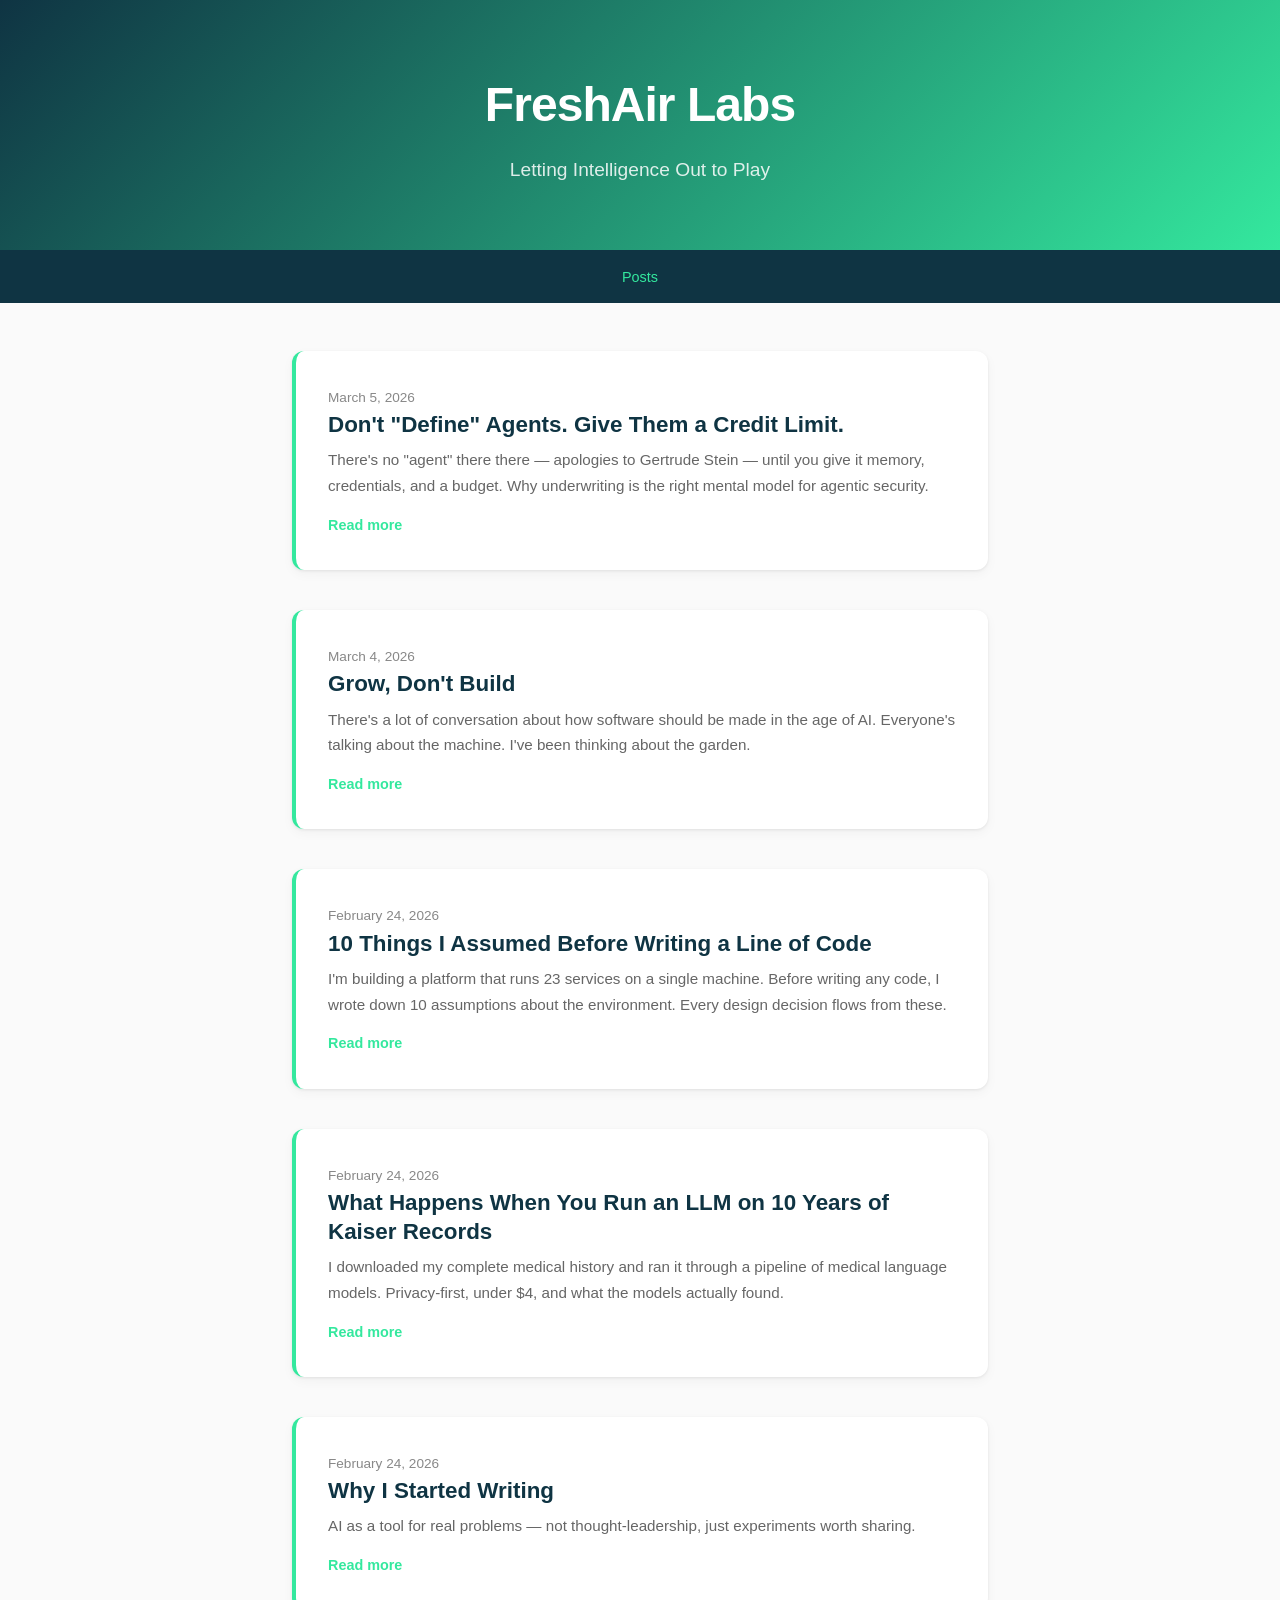
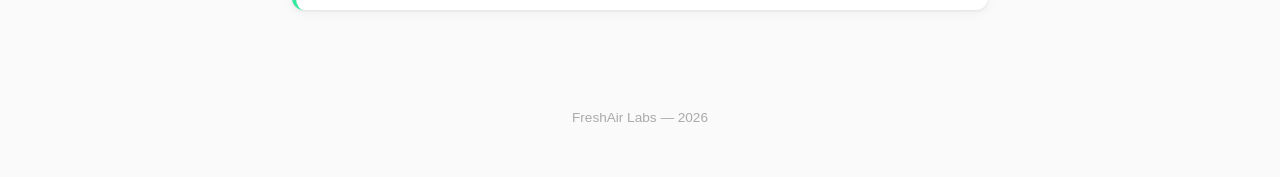
<file: index.html>
<!DOCTYPE html>
<html lang="en">
<head>
    <meta charset="UTF-8">
    <meta name="viewport" content="width=device-width, initial-scale=1.0">
    <title>FreshAir Labs — AI Experiments and Infrastructure</title>
    <meta name="description" content="FreshAir Labs — writing about AI infrastructure, medical LLMs, and building things that work.">
    <meta property="og:title" content="FreshAir Labs">
    <meta property="og:description" content="Writing about AI infrastructure, medical LLMs, and building things that work.">
    <meta property="og:type" content="website">
    <meta property="og:url" content="https://freshairlabs.com/">
    <meta name="twitter:card" content="summary">
    <link rel="canonical" href="https://freshairlabs.com/">
    <link rel="stylesheet" href="/style.css">
</head>
<body>
    <header>
        <h1>FreshAir Labs</h1>
        <p>Letting Intelligence Out to Play</p>
    </header>

    <nav>
        <a href="/" class="active">Posts</a>
    </nav>

    <main>
        <div class="entries">

            <div class="entry-card">
                <a href="/posts/dont-define-agents-give-them-a-credit-limit">
                    <time datetime="2026-03-05">March 5, 2026</time>
                    <h2>Don't "Define" Agents. Give Them a Credit Limit.</h2>
                    <p class="preview">There's no "agent" there there &mdash; apologies to Gertrude Stein &mdash; until you give it memory, credentials, and a budget. Why underwriting is the right mental model for agentic security.</p>
                    <span class="read-more">Read more</span>
                </a>
            </div>

            <div class="entry-card">
                <a href="/posts/grow-dont-build">
                    <time datetime="2026-03-04">March 4, 2026</time>
                    <h2>Grow, Don't Build</h2>
                    <p class="preview">There's a lot of conversation about how software should be made in the age of AI. Everyone's talking about the machine. I've been thinking about the garden.</p>
                    <span class="read-more">Read more</span>
                </a>
            </div>

            <div class="entry-card">
                <a href="/posts/10-design-assumptions-for-ai-infrastructure">
                    <time datetime="2026-02-24">February 24, 2026</time>
                    <h2>10 Things I Assumed Before Writing a Line of Code</h2>
                    <p class="preview">I'm building a platform that runs 23 services on a single machine. Before writing any code, I wrote down 10 assumptions about the environment. Every design decision flows from these.</p>
                    <span class="read-more">Read more</span>
                </a>
            </div>

            <div class="entry-card">
                <a href="/posts/llm-on-kaiser-medical-records">
                    <time datetime="2026-02-24">February 24, 2026</time>
                    <h2>What Happens When You Run an LLM on 10 Years of Kaiser Records</h2>
                    <p class="preview">I downloaded my complete medical history and ran it through a pipeline of medical language models. Privacy-first, under $4, and what the models actually found.</p>
                    <span class="read-more">Read more</span>
                </a>
            </div>

            <div class="entry-card">
                <a href="/posts/why-i-started-writing">
                    <time datetime="2026-02-24">February 24, 2026</time>
                    <h2>Why I Started Writing</h2>
                    <p class="preview">AI as a tool for real problems — not thought-leadership, just experiments worth sharing.</p>
                    <span class="read-more">Read more</span>
                </a>
            </div>

        </div>
    </main>

    <footer>
        FreshAir Labs &mdash; 2026
    </footer>
</body>
</html>
</file>
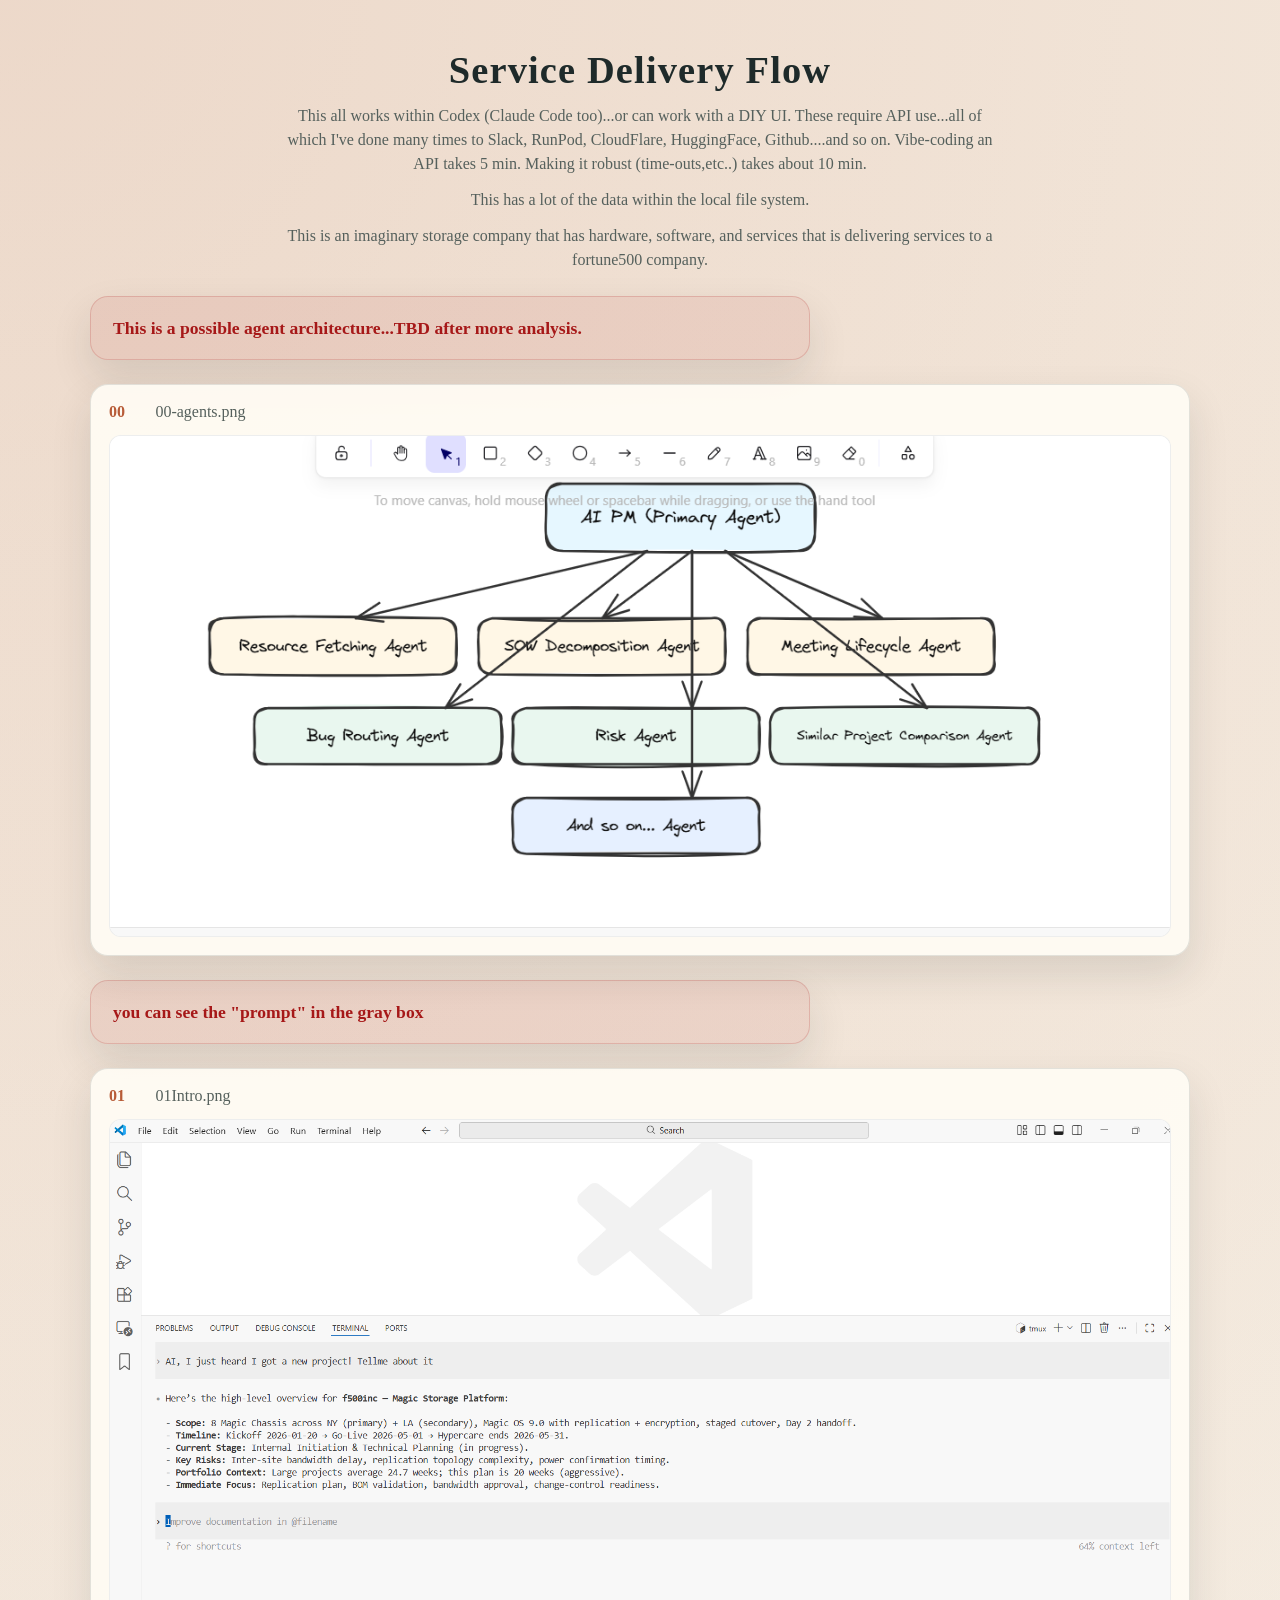
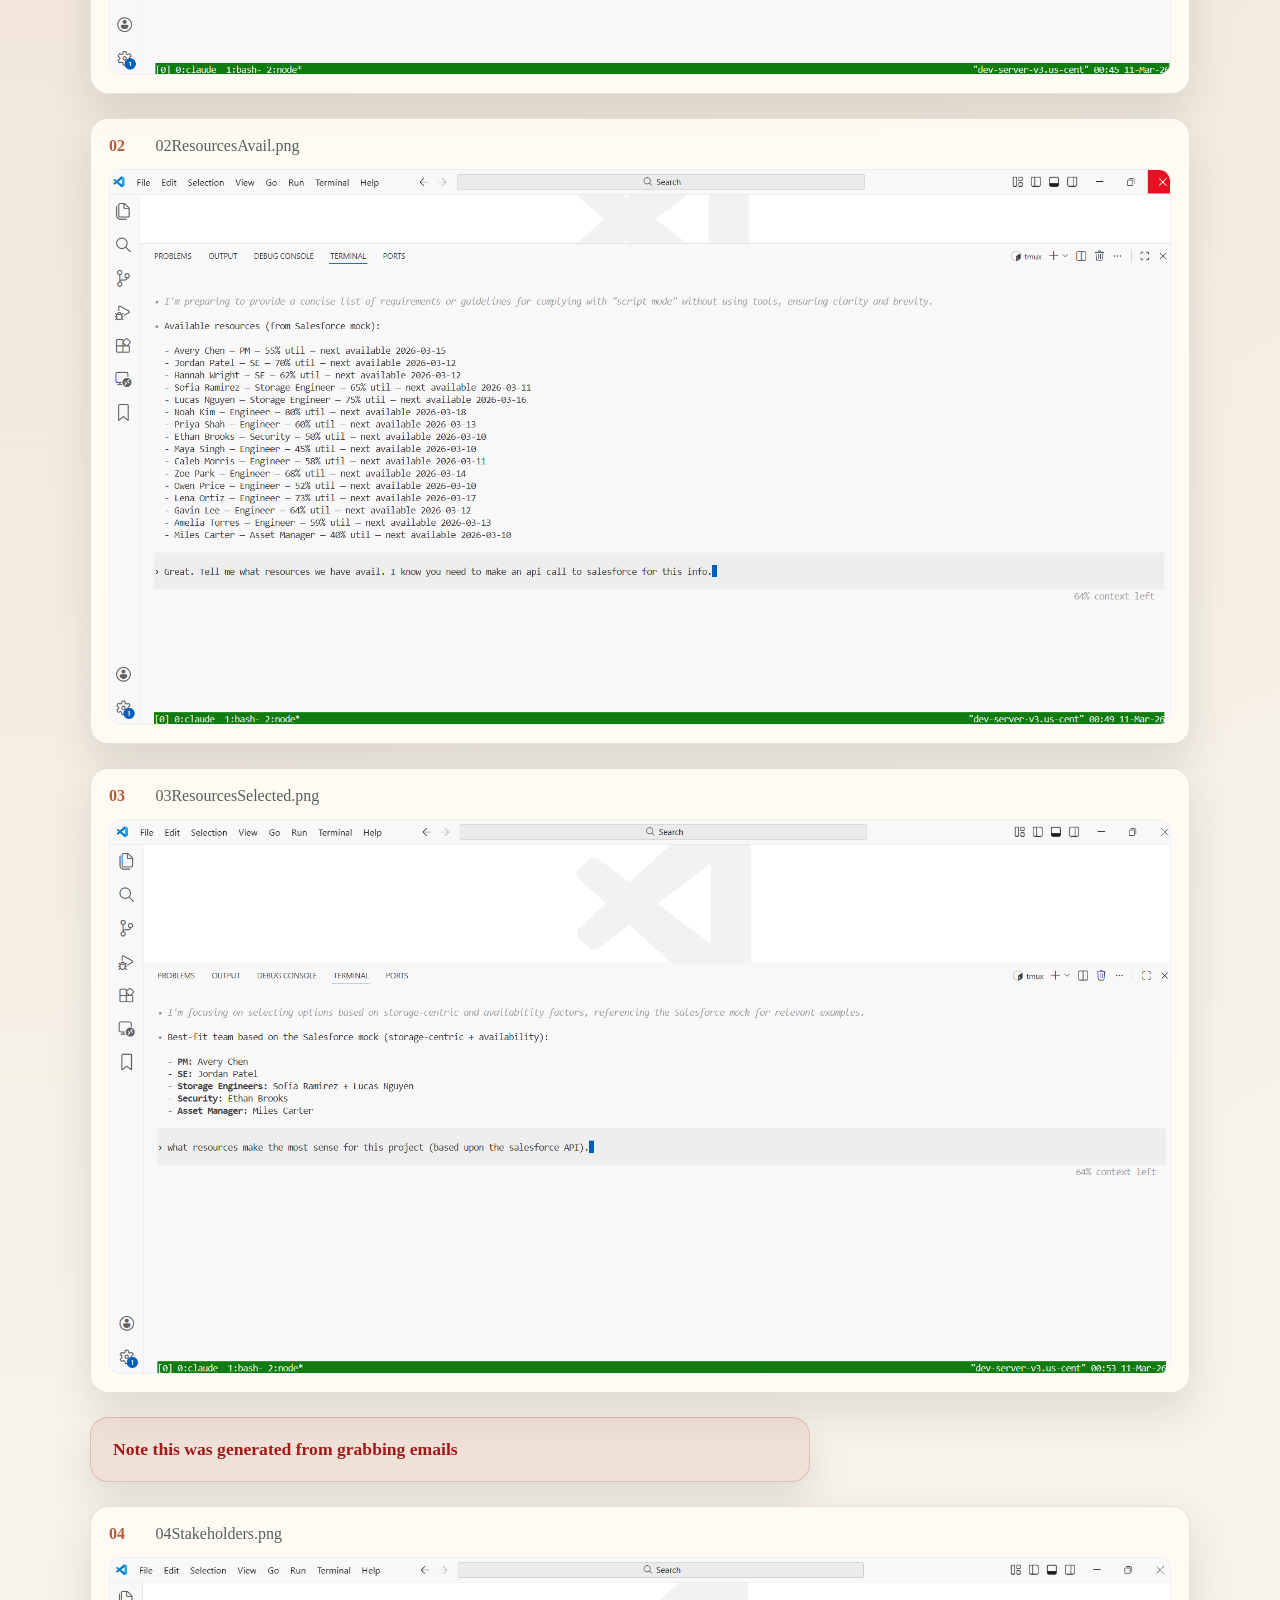
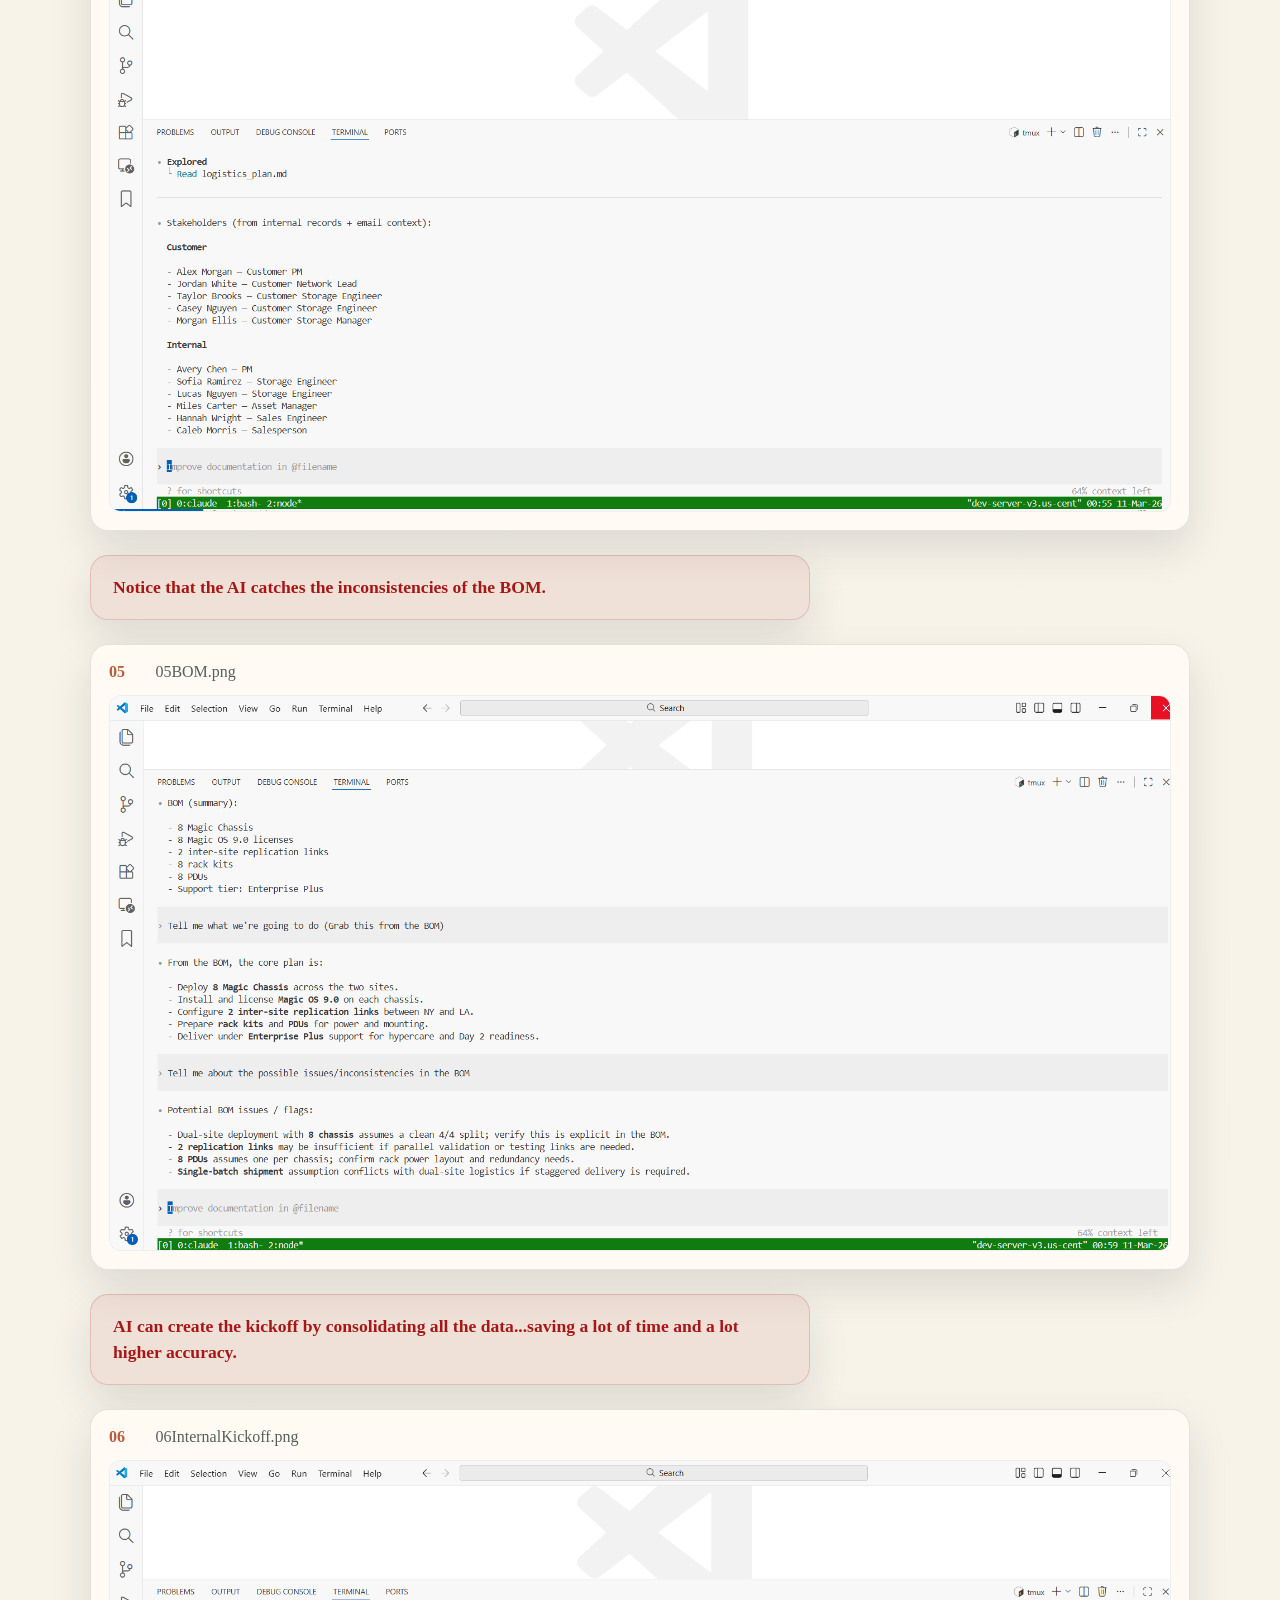
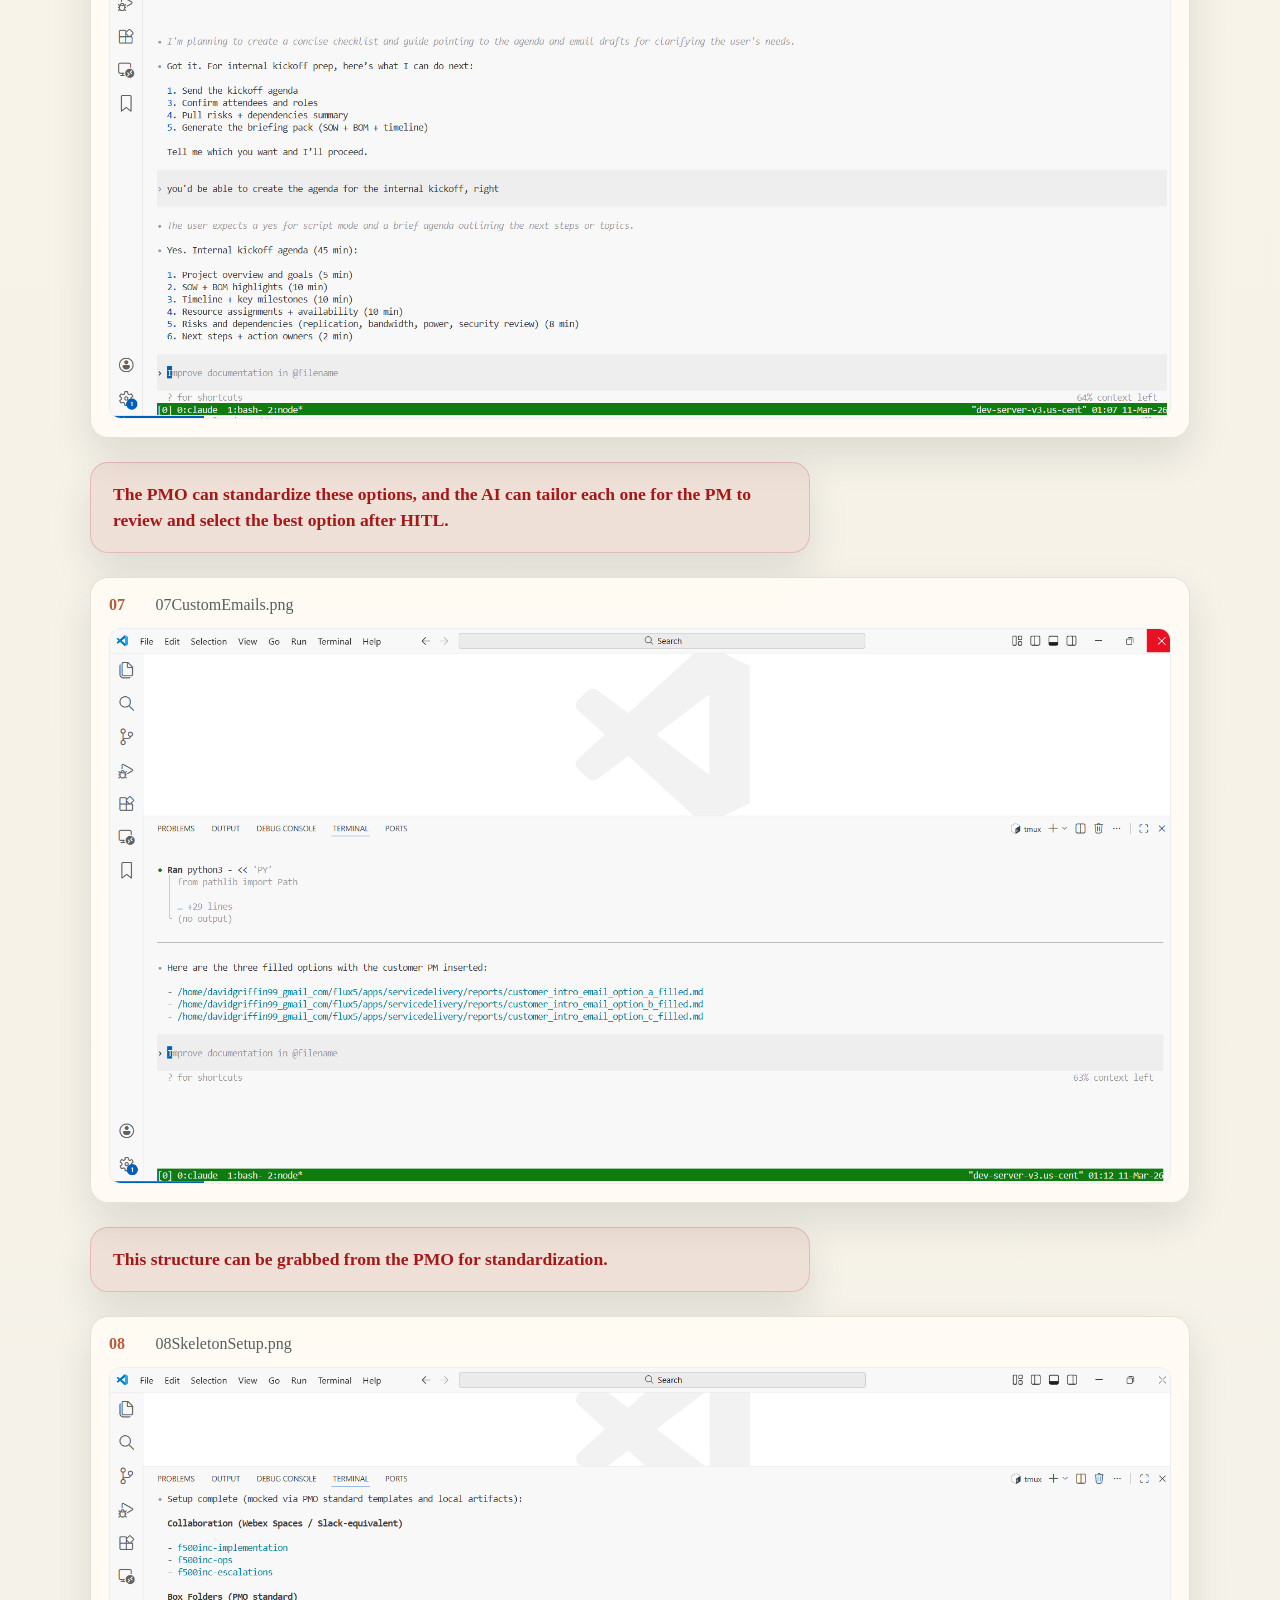
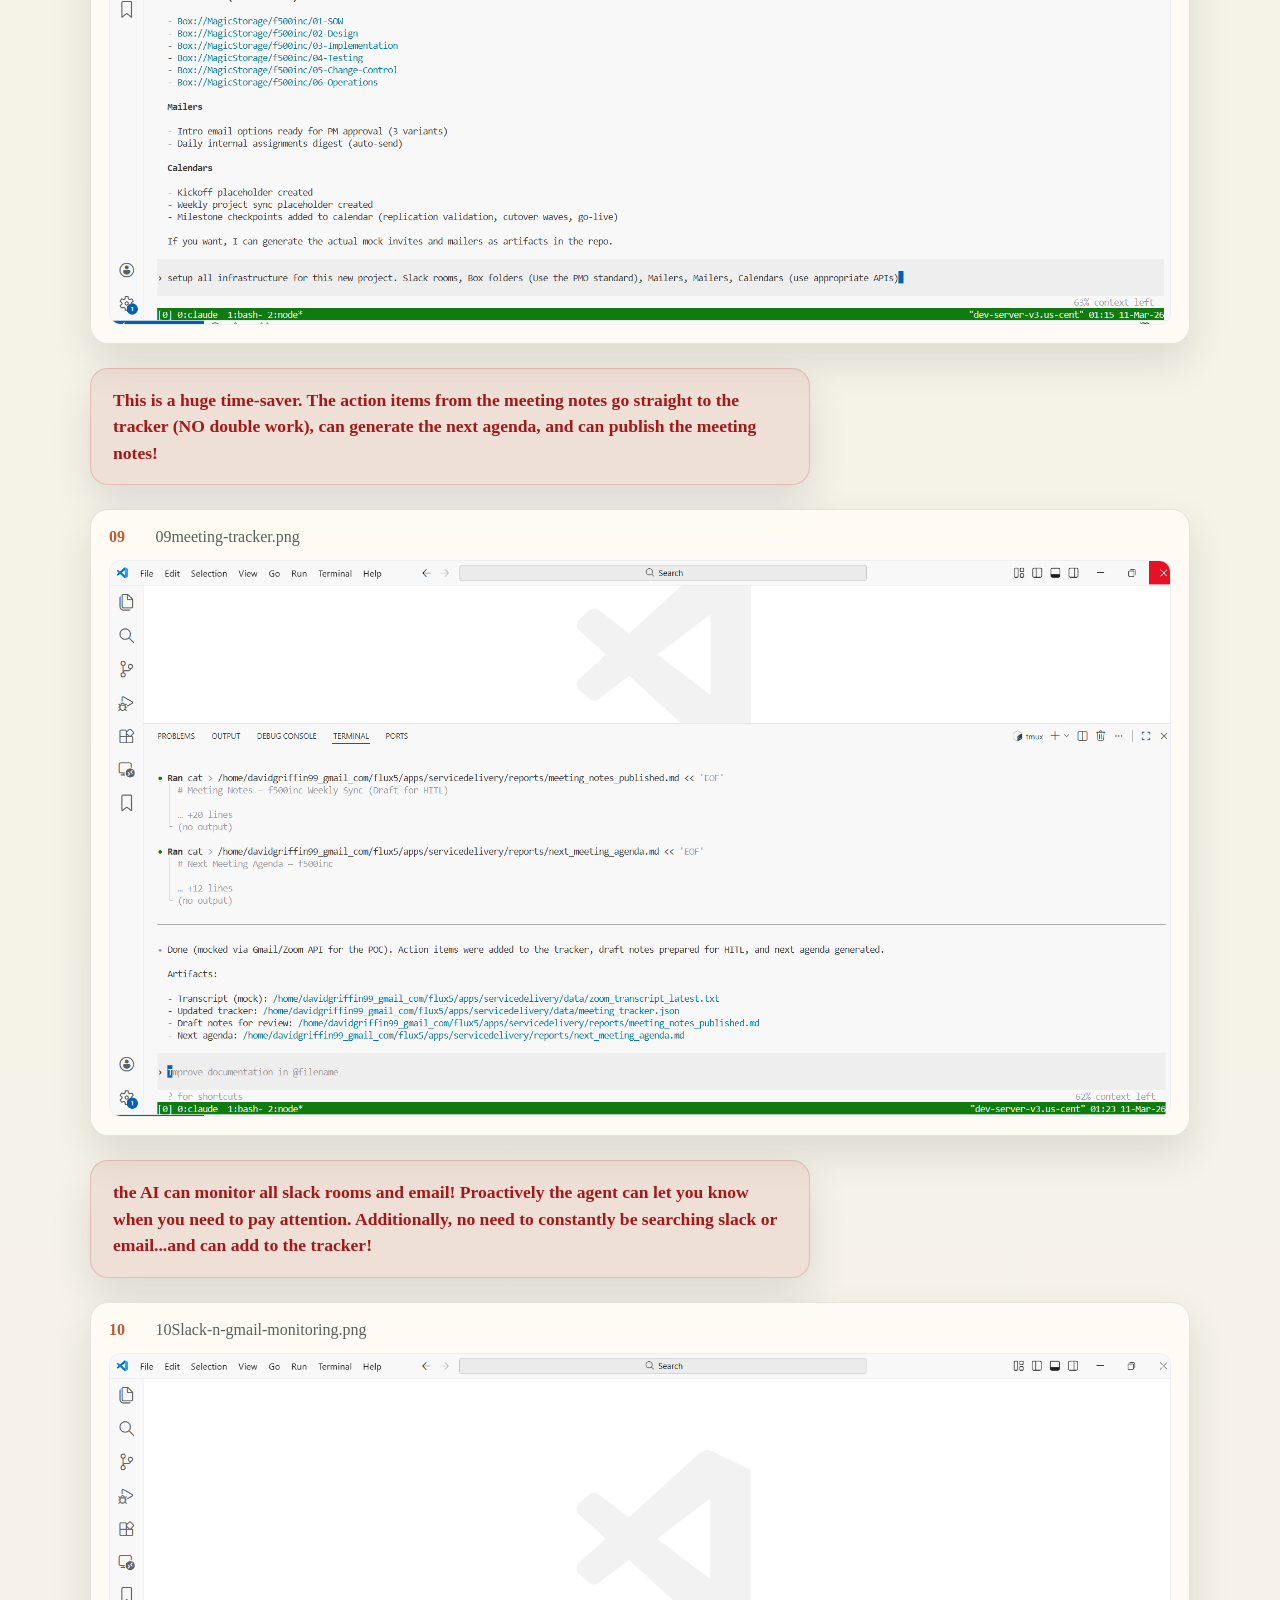
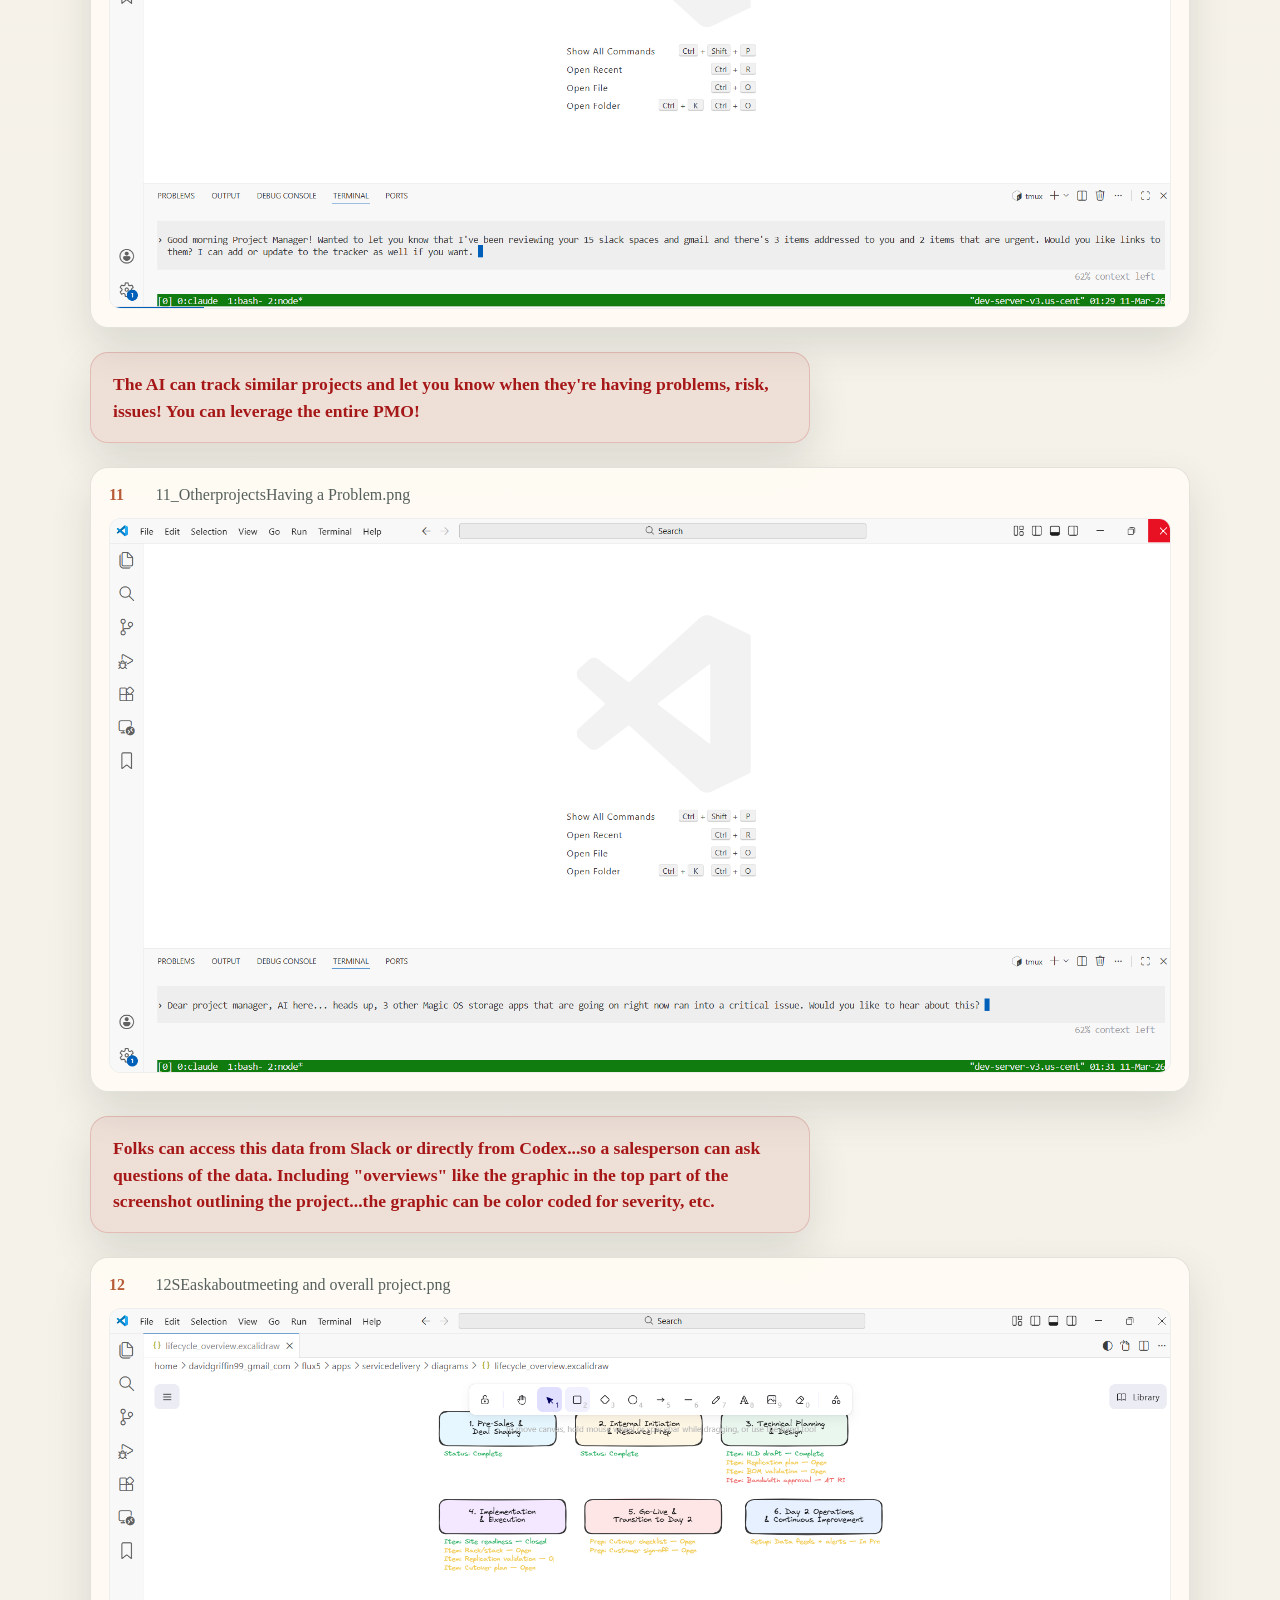
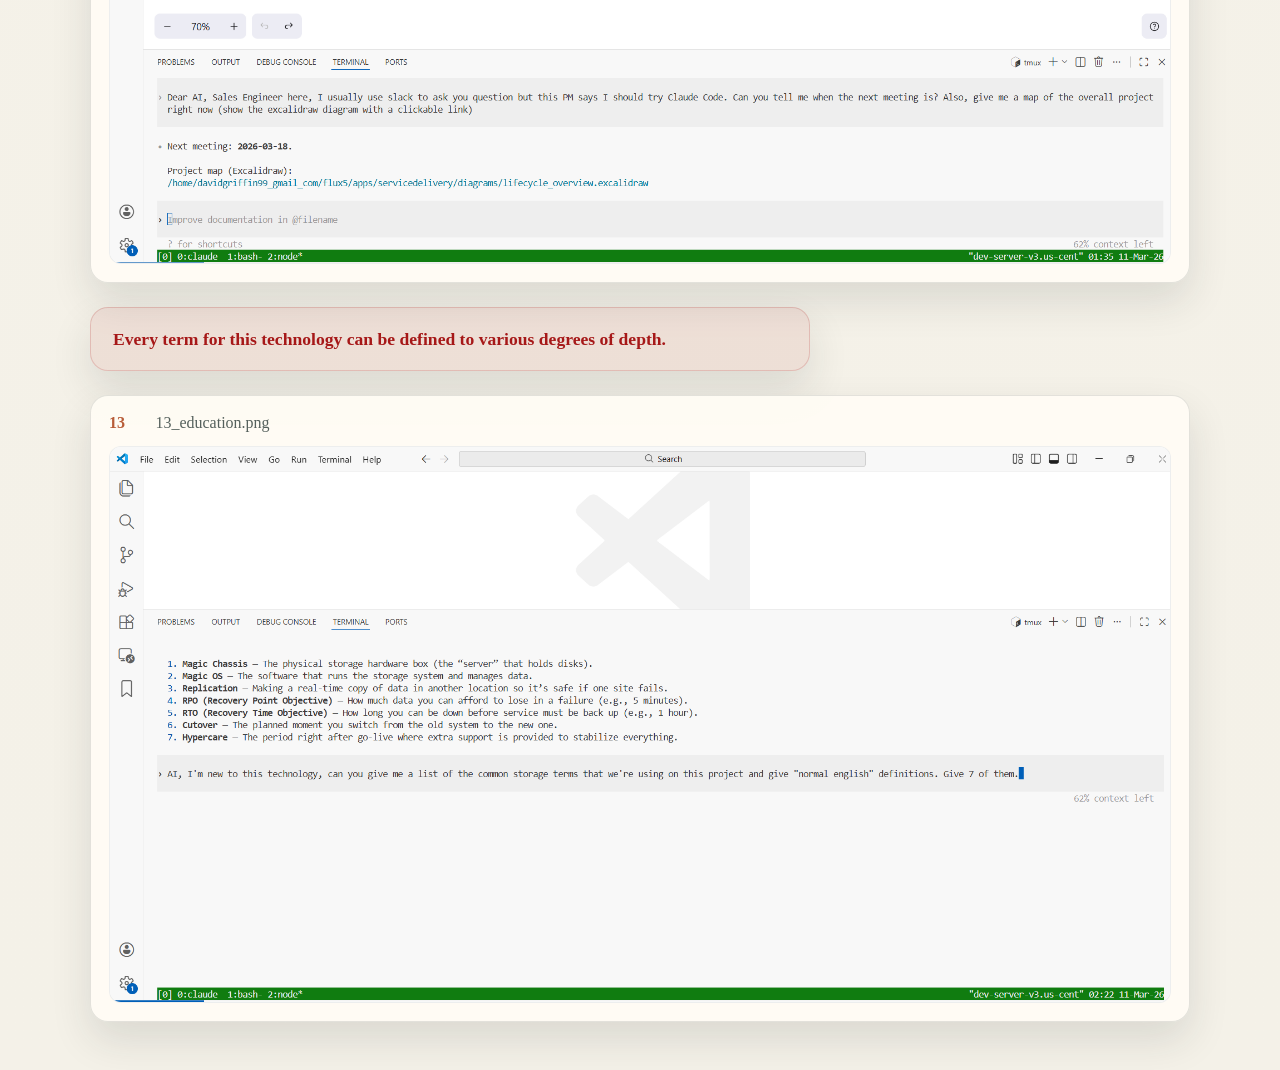
<file: servicedelivery/index.html>
<!DOCTYPE html>
<html lang="en">
<head>
  <meta charset="UTF-8">
  <meta name="viewport" content="width=device-width, initial-scale=1.0">
  <title>Service Delivery Gallery</title>
  <style>
    :root {
      color-scheme: light;
      --bg: #f4f1e8;
      --panel: rgba(255, 252, 245, 0.92);
      --ink: #1e2a2a;
      --muted: #55605c;
      --accent: #b85c38;
      --border: rgba(30, 42, 42, 0.12);
      --shadow: 0 18px 40px rgba(30, 42, 42, 0.12);
    }

    * {
      box-sizing: border-box;
    }

    body {
      margin: 0;
      font-family: Georgia, "Times New Roman", serif;
      color: var(--ink);
      background:
        radial-gradient(circle at top left, rgba(184, 92, 56, 0.18), transparent 28%),
        linear-gradient(180deg, #f8f4ea 0%, var(--bg) 100%);
    }

    header {
      padding: 48px 24px 24px;
      text-align: center;
    }

    h1 {
      margin: 0;
      font-size: clamp(2rem, 3vw, 3.5rem);
      letter-spacing: 0.03em;
    }

    p {
      margin: 12px auto 0;
      max-width: 720px;
      color: var(--muted);
      font-size: 1rem;
      line-height: 1.5;
    }

    main {
      width: min(1100px, calc(100% - 32px));
      margin: 0 auto 48px;
      display: grid;
      gap: 24px;
    }

    figure {
      margin: 0;
      padding: 18px;
      background: var(--panel);
      border: 1px solid var(--border);
      border-radius: 18px;
      box-shadow: var(--shadow);
    }

    figcaption {
      margin-bottom: 14px;
      font-size: 1rem;
      color: var(--muted);
    }

    .callout {
      margin: 0;
      padding: 18px 22px;
      border-radius: 18px;
      background: rgba(166, 24, 24, 0.08);
      border: 1px solid rgba(166, 24, 24, 0.18);
      color: #a61818;
      box-shadow: var(--shadow);
      font-size: 1.1rem;
      font-weight: 700;
    }

    .index {
      display: inline-block;
      min-width: 2.4em;
      margin-right: 8px;
      color: var(--accent);
      font-weight: 700;
    }

    img {
      display: block;
      width: 100%;
      height: auto;
      border-radius: 12px;
      border: 1px solid rgba(30, 42, 42, 0.08);
      background: white;
    }
  </style>
</head>
<body>
  <header>
    <h1>Service Delivery Flow</h1>
    <p>This all works within Codex (Claude Code too)...or can work with a DIY UI. These require API use...all of which I've done many times to Slack, RunPod, CloudFlare, HuggingFace, Github....and so on. Vibe-coding an API takes 5 min. Making it robust (time-outs,etc..) takes about 10 min.</p>
    <p>This has a lot of the data within the local file system.</p>
    <p>This is an imaginary storage company that has hardware, software, and services that is delivering services to a fortune500 company.</p>
  </header>
  <main>
    <p class="callout">This is a possible agent architecture...TBD after more analysis.</p>
    <figure>
      <figcaption><span class="index">00</span>00-agents.png</figcaption>
      <img src="00-agents.png" alt="00-agents">
    </figure>
    <p class="callout">you can see the "prompt" in the gray box</p>
    <figure>
      <figcaption><span class="index">01</span>01Intro.png</figcaption>
      <img src="01Intro.png" alt="01Intro">
    </figure>
    <figure>
      <figcaption><span class="index">02</span>02ResourcesAvail.png</figcaption>
      <img src="02ResourcesAvail.png" alt="02ResourcesAvail">
    </figure>
    <figure>
      <figcaption><span class="index">03</span>03ResourcesSelected.png</figcaption>
      <img src="03ResourcesSelected.png" alt="03ResourcesSelected">
    </figure>
    <p class="callout">Note this was generated from grabbing emails</p>
    <figure>
      <figcaption><span class="index">04</span>04Stakeholders.png</figcaption>
      <img src="04Stakeholders.png" alt="04Stakeholders">
    </figure>
    <p class="callout">Notice that the AI catches the inconsistencies of the BOM.</p>
    <figure>
      <figcaption><span class="index">05</span>05BOM.png</figcaption>
      <img src="05BOM.png" alt="05BOM">
    </figure>
    <p class="callout">AI can create the kickoff by consolidating all the data...saving a lot of time and a lot higher accuracy.</p>
    <figure>
      <figcaption><span class="index">06</span>06InternalKickoff.png</figcaption>
      <img src="06InternalKickoff.png" alt="06InternalKickoff">
    </figure>
    <p class="callout">The PMO can standardize these options, and the AI can tailor each one for the PM to review and select the best option after HITL.</p>
    <figure>
      <figcaption><span class="index">07</span>07CustomEmails.png</figcaption>
      <img src="07CustomEmails.png" alt="07CustomEmails">
    </figure>
    <p class="callout">This structure can be grabbed from the PMO for standardization.</p>
    <figure>
      <figcaption><span class="index">08</span>08SkeletonSetup.png</figcaption>
      <img src="08SkeletonSetup.png" alt="08SkeletonSetup">
    </figure>
    <p class="callout">This is a huge time-saver. The action items from the meeting notes go straight to the tracker (NO double work), can generate the next agenda, and can publish the meeting notes!</p>
    <figure>
      <figcaption><span class="index">09</span>09meeting-tracker.png</figcaption>
      <img src="09meeting-tracker.png" alt="09meeting-tracker">
    </figure>
    <p class="callout">the AI can monitor all slack rooms and email! Proactively the agent can let you know when you need to pay attention. Additionally, no need to constantly be searching slack or email...and can add to the tracker!</p>
    <figure>
      <figcaption><span class="index">10</span>10Slack-n-gmail-monitoring.png</figcaption>
      <img src="10Slack-n-gmail-monitoring.png" alt="10Slack-n-gmail-monitoring">
    </figure>
    <p class="callout">The AI can track similar projects and let you know when they're having problems, risk, issues! You can leverage the entire PMO!</p>
    <figure>
      <figcaption><span class="index">11</span>11_OtherprojectsHaving a Problem.png</figcaption>
      <img src="11_OtherprojectsHaving a Problem.png" alt="11_OtherprojectsHaving a Problem">
    </figure>
    <p class="callout">Folks can access this data from Slack or directly from Codex...so a salesperson can ask questions of the data. Including "overviews" like the graphic in the top part of the screenshot outlining the project...the graphic can be color coded for severity, etc.</p>
    <figure>
      <figcaption><span class="index">12</span>12SEaskaboutmeeting and overall project.png</figcaption>
      <img src="12SEaskaboutmeeting and overall project.png" alt="12SEaskaboutmeeting and overall project">
    </figure>
    <p class="callout">Every term for this technology can be defined to various degrees of depth.</p>
    <figure>
      <figcaption><span class="index">13</span>13_education.png</figcaption>
      <img src="13_education.png" alt="13_education">
    </figure>
  </main>
</body>
</html>
</file>
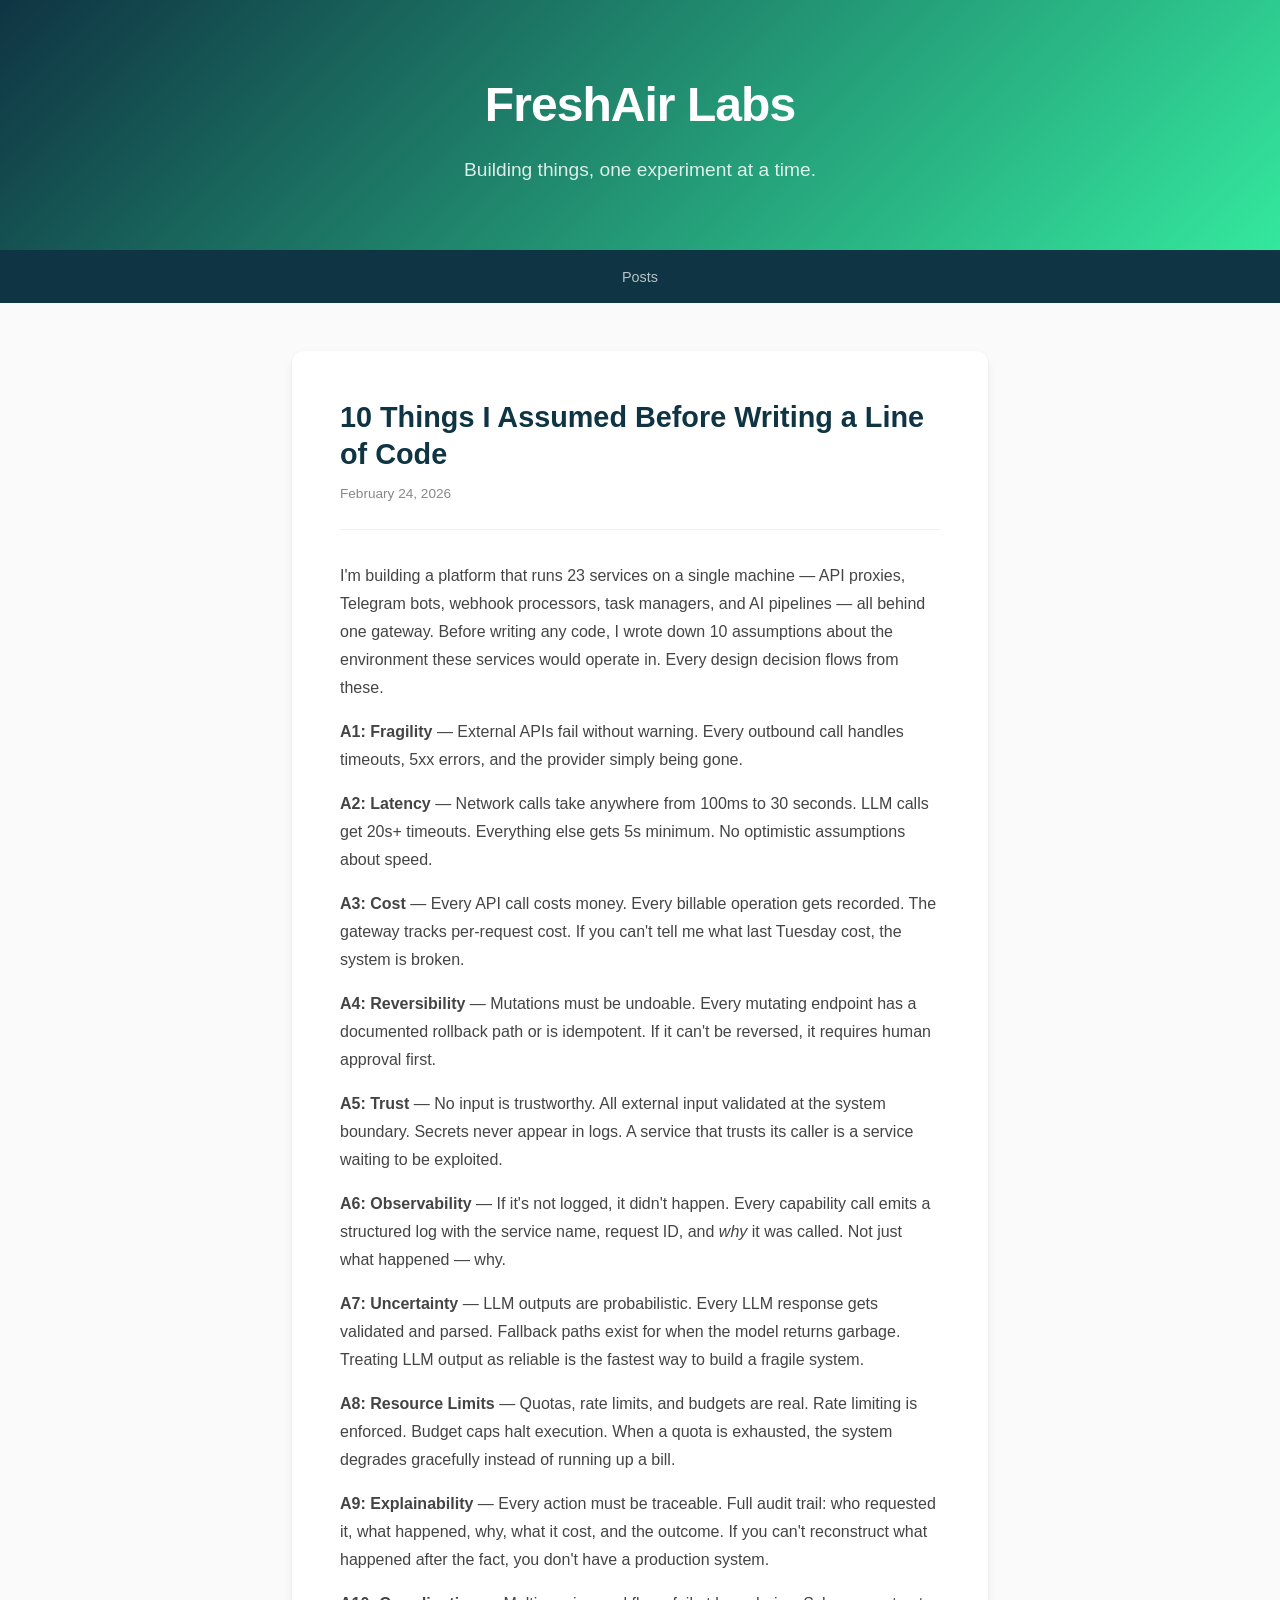
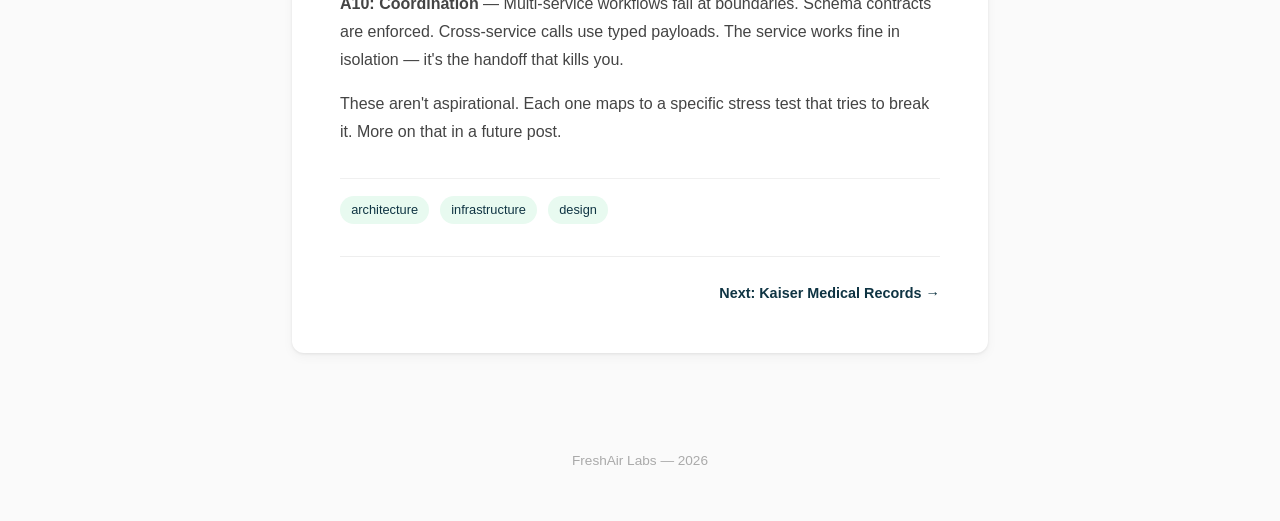
<file: posts/10-assumptions-before-writing-code.html>
<!DOCTYPE html>
<html lang="en">
<head>
    <meta charset="UTF-8">
    <meta name="viewport" content="width=device-width, initial-scale=1.0">
    <title>10 Things I Assumed Before Writing a Line of Code — FreshAir Labs</title>
    <meta name="description" content="Before building a platform with 23 services on one machine, I wrote down 10 assumptions about the environment. Every design decision flows from these.">
    <meta property="og:title" content="10 Things I Assumed Before Writing a Line of Code">
    <meta property="og:description" content="Before building a platform with 23 services on one machine, I wrote down 10 assumptions about the environment.">
    <meta property="og:type" content="article">
    <meta property="og:url" content="https://freshairlabs.com/posts/10-assumptions-before-writing-code">
    <meta property="article:published_time" content="2026-02-24">
    <meta name="twitter:card" content="summary">
    <link rel="canonical" href="https://freshairlabs.com/posts/10-assumptions-before-writing-code">
    <link rel="stylesheet" href="/style.css">
</head>
<body>
    <header>
        <h1><a href="/">FreshAir Labs</a></h1>
        <p>Building things, one experiment at a time.</p>
    </header>

    <nav>
        <a href="/">Posts</a>
    </nav>

    <main>
        <article class="post">
            <h1>10 Things I Assumed Before Writing a Line of Code</h1>
            <div class="post-meta">
                <time datetime="2026-02-24">February 24, 2026</time>
            </div>

            <p>I'm building a platform that runs 23 services on a single machine — API proxies, Telegram bots, webhook processors, task managers, and AI pipelines — all behind one gateway. Before writing any code, I wrote down 10 assumptions about the environment these services would operate in. Every design decision flows from these.</p>

            <p><strong>A1: Fragility</strong> — External APIs fail without warning. Every outbound call handles timeouts, 5xx errors, and the provider simply being gone.</p>

            <p><strong>A2: Latency</strong> — Network calls take anywhere from 100ms to 30 seconds. LLM calls get 20s+ timeouts. Everything else gets 5s minimum. No optimistic assumptions about speed.</p>

            <p><strong>A3: Cost</strong> — Every API call costs money. Every billable operation gets recorded. The gateway tracks per-request cost. If you can't tell me what last Tuesday cost, the system is broken.</p>

            <p><strong>A4: Reversibility</strong> — Mutations must be undoable. Every mutating endpoint has a documented rollback path or is idempotent. If it can't be reversed, it requires human approval first.</p>

            <p><strong>A5: Trust</strong> — No input is trustworthy. All external input validated at the system boundary. Secrets never appear in logs. A service that trusts its caller is a service waiting to be exploited.</p>

            <p><strong>A6: Observability</strong> — If it's not logged, it didn't happen. Every capability call emits a structured log with the service name, request ID, and <em>why</em> it was called. Not just what happened — why.</p>

            <p><strong>A7: Uncertainty</strong> — LLM outputs are probabilistic. Every LLM response gets validated and parsed. Fallback paths exist for when the model returns garbage. Treating LLM output as reliable is the fastest way to build a fragile system.</p>

            <p><strong>A8: Resource Limits</strong> — Quotas, rate limits, and budgets are real. Rate limiting is enforced. Budget caps halt execution. When a quota is exhausted, the system degrades gracefully instead of running up a bill.</p>

            <p><strong>A9: Explainability</strong> — Every action must be traceable. Full audit trail: who requested it, what happened, why, what it cost, and the outcome. If you can't reconstruct what happened after the fact, you don't have a production system.</p>

            <p><strong>A10: Coordination</strong> — Multi-service workflows fail at boundaries. Schema contracts are enforced. Cross-service calls use typed payloads. The service works fine in isolation — it's the handoff that kills you.</p>

            <p>These aren't aspirational. Each one maps to a specific stress test that tries to break it. More on that in a future post.</p>

            <div class="tags">
                <span class="tag">architecture</span>
                <span class="tag">infrastructure</span>
                <span class="tag">design</span>
            </div>

            <div class="post-nav">
                <span></span>
                <a href="/posts/llm-on-kaiser-medical-records">Next: Kaiser Medical Records &rarr;</a>
            </div>
        </article>
    </main>

    <footer>
        FreshAir Labs &mdash; 2026
    </footer>
</body>
</html>
</file>
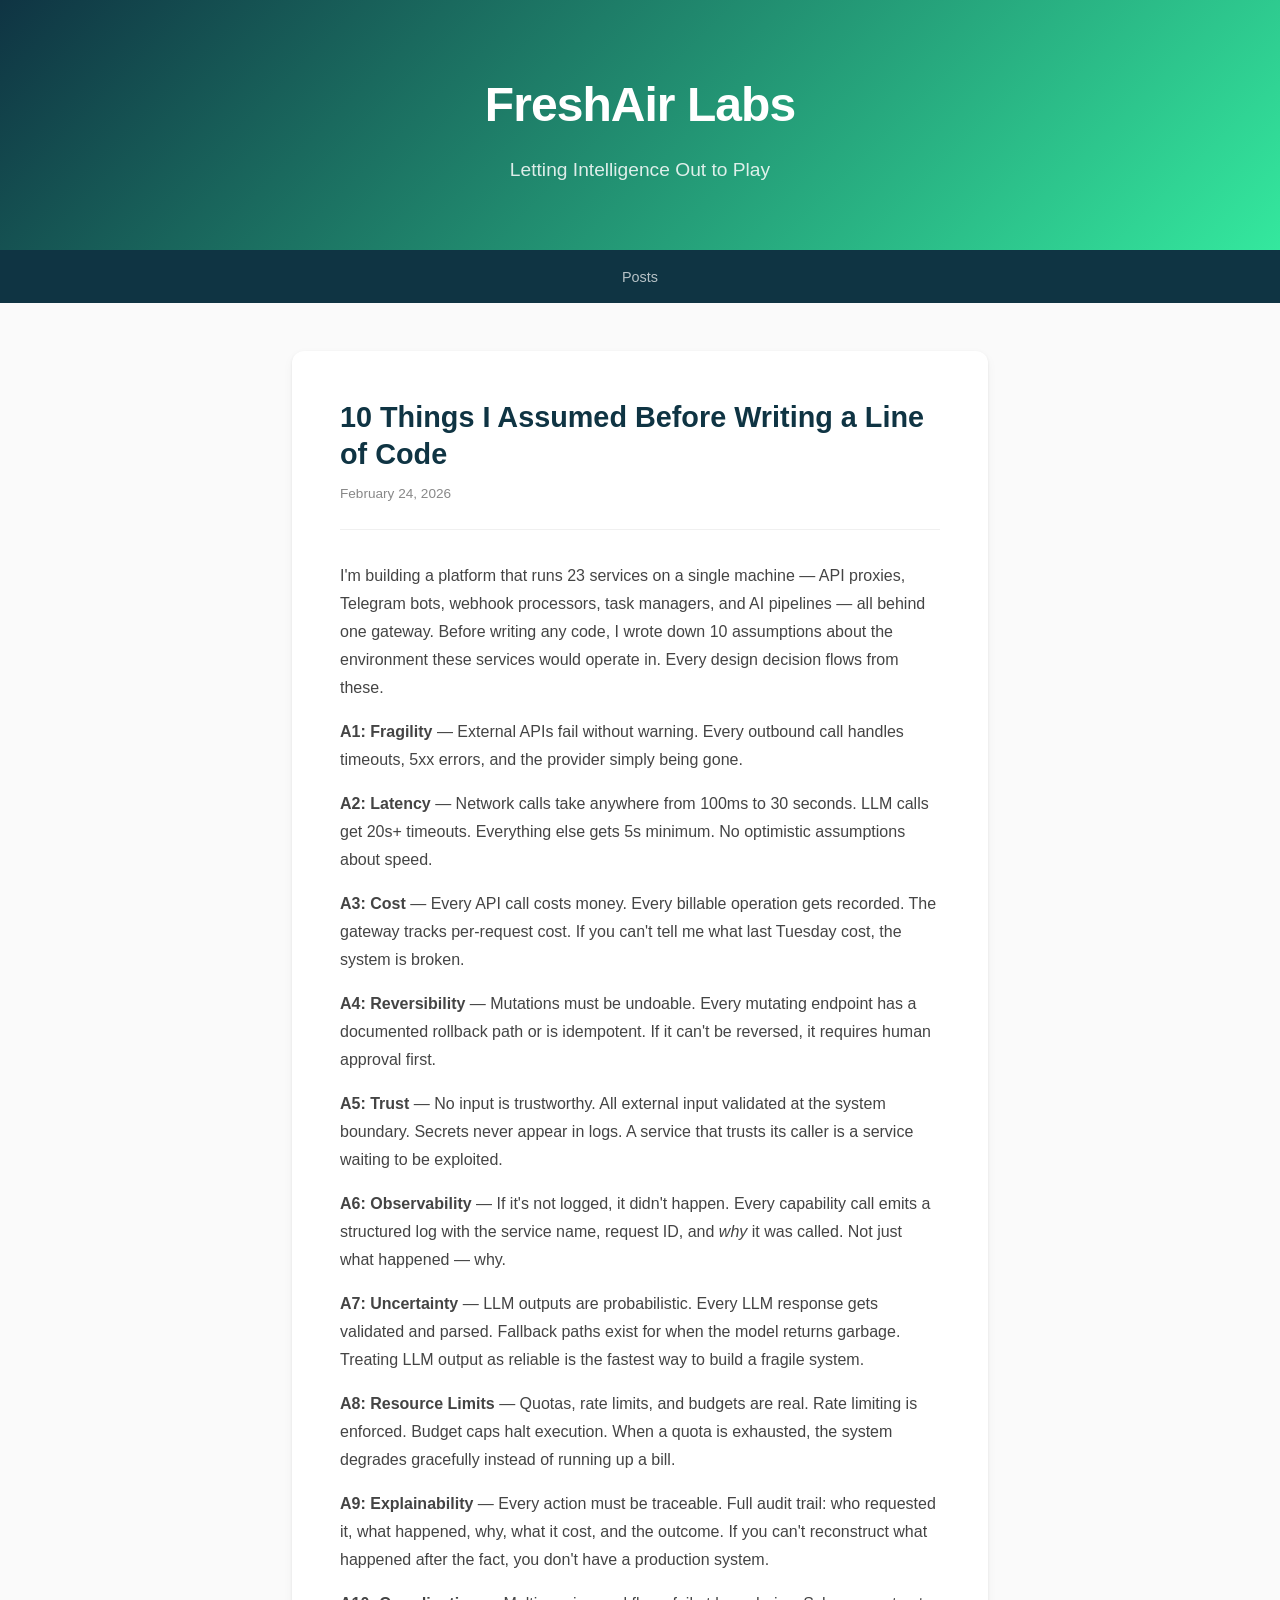
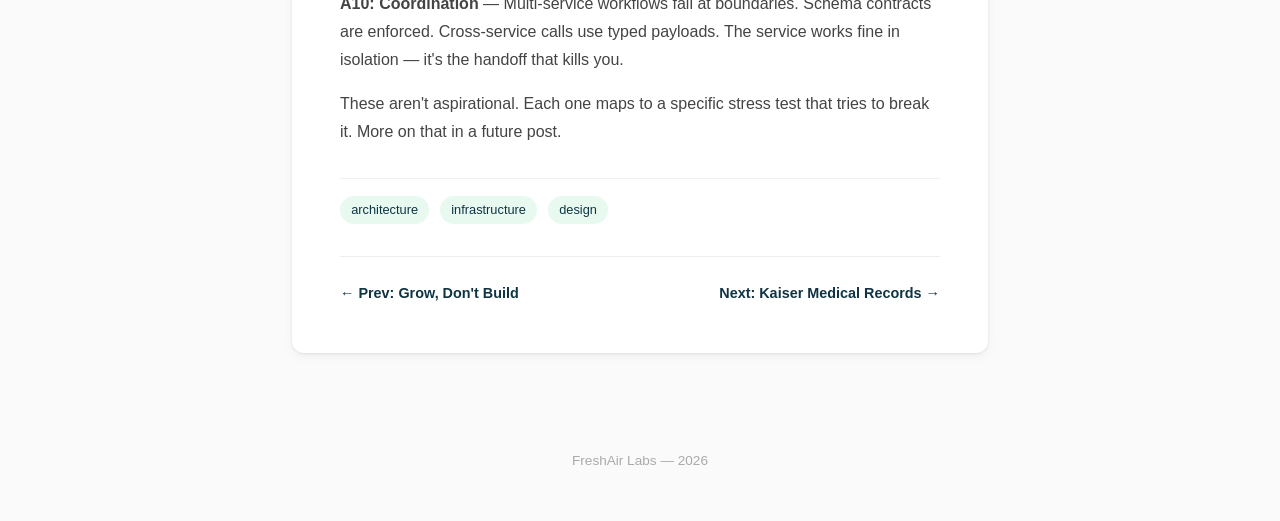
<file: posts/10-design-assumptions-for-ai-infrastructure.html>
<!DOCTYPE html>
<html lang="en">
<head>
    <meta charset="UTF-8">
    <meta name="viewport" content="width=device-width, initial-scale=1.0">
    <title>10 Things I Assumed Before Writing a Line of Code — FreshAir Labs</title>
    <meta name="description" content="Before building a platform with 23 services on one machine, I wrote down 10 assumptions about the environment. Every design decision flows from these.">
    <meta property="og:title" content="10 Things I Assumed Before Writing a Line of Code">
    <meta property="og:description" content="Before building a platform with 23 services on one machine, I wrote down 10 assumptions about the environment.">
    <meta property="og:type" content="article">
    <meta property="og:url" content="https://freshairlabs.com/posts/10-design-assumptions-for-ai-infrastructure">
    <meta property="article:published_time" content="2026-02-24">
    <meta name="twitter:card" content="summary">
    <link rel="canonical" href="https://freshairlabs.com/posts/10-design-assumptions-for-ai-infrastructure">
    <link rel="stylesheet" href="/style.css">
</head>
<body>
    <header>
        <h1><a href="/">FreshAir Labs</a></h1>
        <p>Letting Intelligence Out to Play</p>
    </header>

    <nav>
        <a href="/">Posts</a>
    </nav>

    <main>
        <article class="post">
            <h1>10 Things I Assumed Before Writing a Line of Code</h1>
            <div class="post-meta">
                <time datetime="2026-02-24">February 24, 2026</time>
            </div>

            <p>I'm building a platform that runs 23 services on a single machine — API proxies, Telegram bots, webhook processors, task managers, and AI pipelines — all behind one gateway. Before writing any code, I wrote down 10 assumptions about the environment these services would operate in. Every design decision flows from these.</p>

            <p><strong>A1: Fragility</strong> — External APIs fail without warning. Every outbound call handles timeouts, 5xx errors, and the provider simply being gone.</p>

            <p><strong>A2: Latency</strong> — Network calls take anywhere from 100ms to 30 seconds. LLM calls get 20s+ timeouts. Everything else gets 5s minimum. No optimistic assumptions about speed.</p>

            <p><strong>A3: Cost</strong> — Every API call costs money. Every billable operation gets recorded. The gateway tracks per-request cost. If you can't tell me what last Tuesday cost, the system is broken.</p>

            <p><strong>A4: Reversibility</strong> — Mutations must be undoable. Every mutating endpoint has a documented rollback path or is idempotent. If it can't be reversed, it requires human approval first.</p>

            <p><strong>A5: Trust</strong> — No input is trustworthy. All external input validated at the system boundary. Secrets never appear in logs. A service that trusts its caller is a service waiting to be exploited.</p>

            <p><strong>A6: Observability</strong> — If it's not logged, it didn't happen. Every capability call emits a structured log with the service name, request ID, and <em>why</em> it was called. Not just what happened — why.</p>

            <p><strong>A7: Uncertainty</strong> — LLM outputs are probabilistic. Every LLM response gets validated and parsed. Fallback paths exist for when the model returns garbage. Treating LLM output as reliable is the fastest way to build a fragile system.</p>

            <p><strong>A8: Resource Limits</strong> — Quotas, rate limits, and budgets are real. Rate limiting is enforced. Budget caps halt execution. When a quota is exhausted, the system degrades gracefully instead of running up a bill.</p>

            <p><strong>A9: Explainability</strong> — Every action must be traceable. Full audit trail: who requested it, what happened, why, what it cost, and the outcome. If you can't reconstruct what happened after the fact, you don't have a production system.</p>

            <p><strong>A10: Coordination</strong> — Multi-service workflows fail at boundaries. Schema contracts are enforced. Cross-service calls use typed payloads. The service works fine in isolation — it's the handoff that kills you.</p>

            <p>These aren't aspirational. Each one maps to a specific stress test that tries to break it. More on that in a future post.</p>

            <div class="tags">
                <span class="tag">architecture</span>
                <span class="tag">infrastructure</span>
                <span class="tag">design</span>
            </div>

            <div class="post-nav">
                <a href="/posts/grow-dont-build">&larr; Prev: Grow, Don't Build</a>
                <a href="/posts/llm-on-kaiser-medical-records">Next: Kaiser Medical Records &rarr;</a>
            </div>
        </article>
    </main>

    <footer>
        FreshAir Labs &mdash; 2026
    </footer>
</body>
</html>
</file>
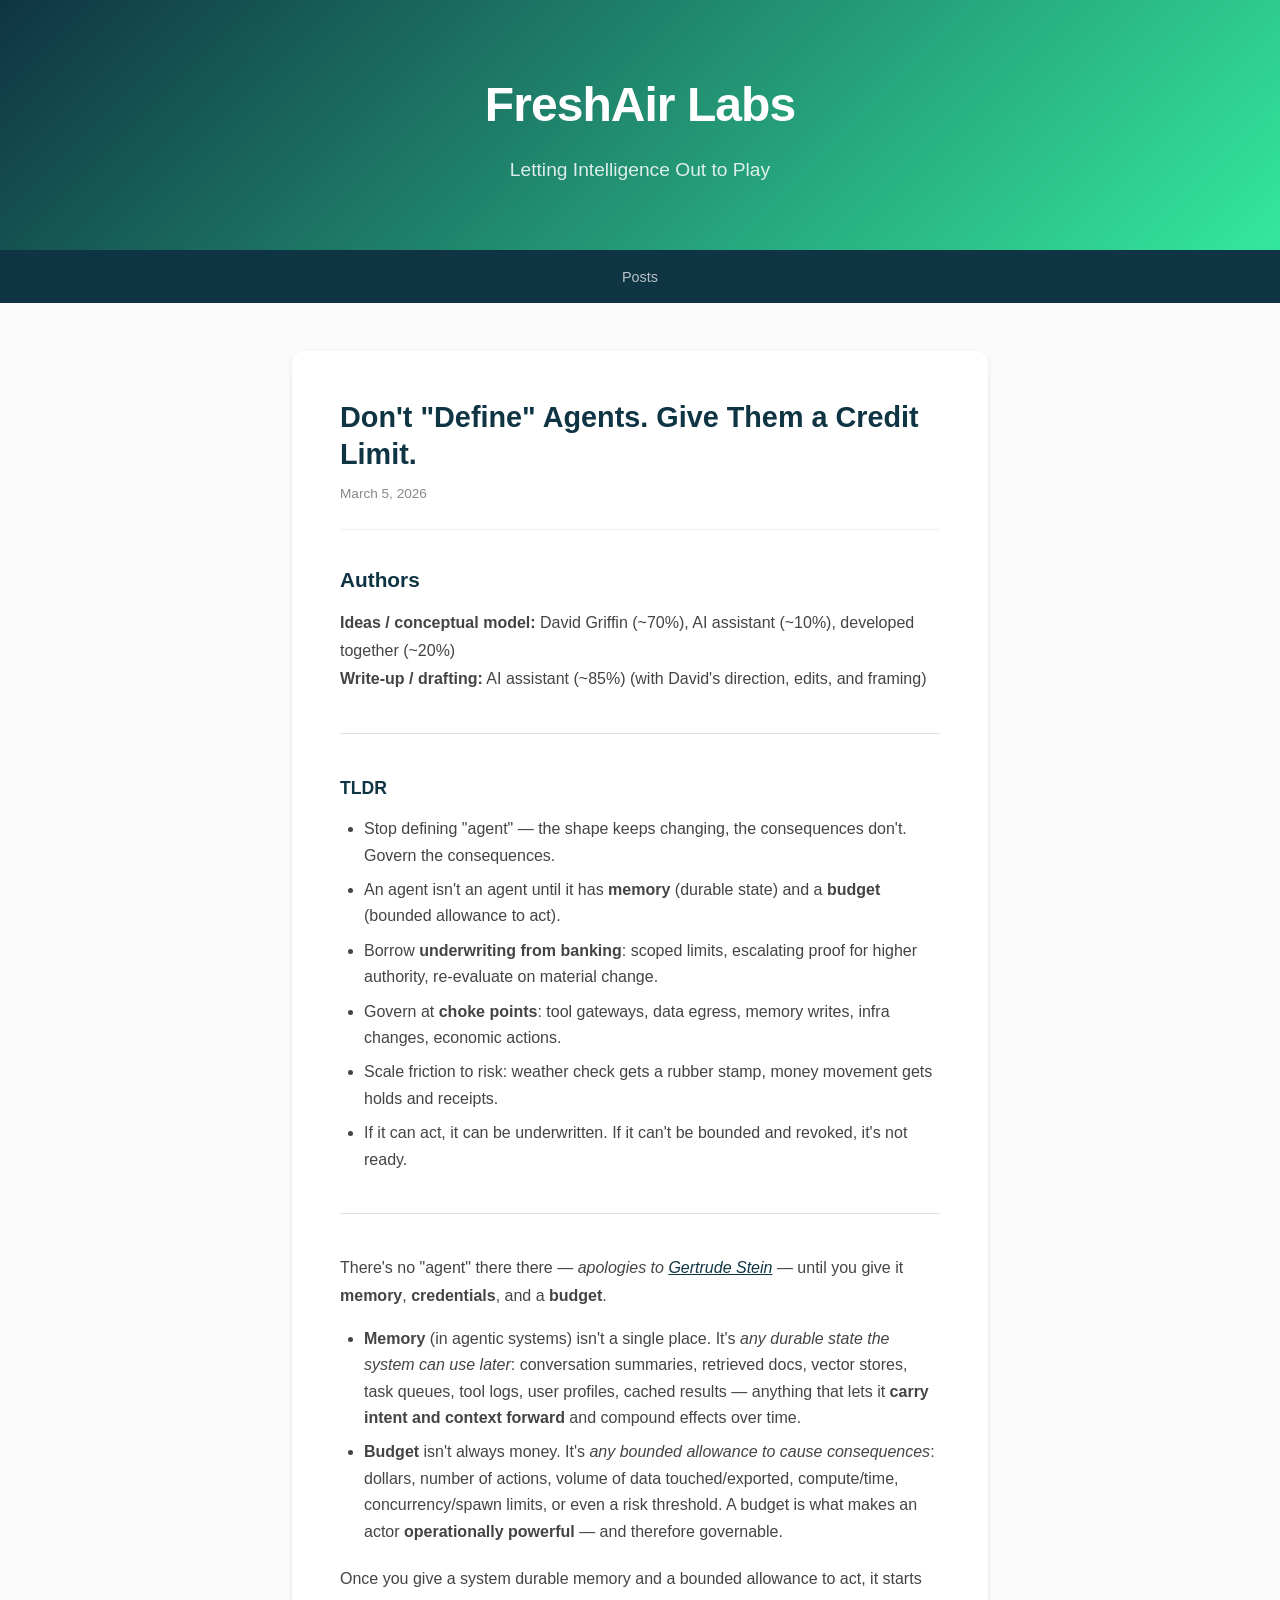
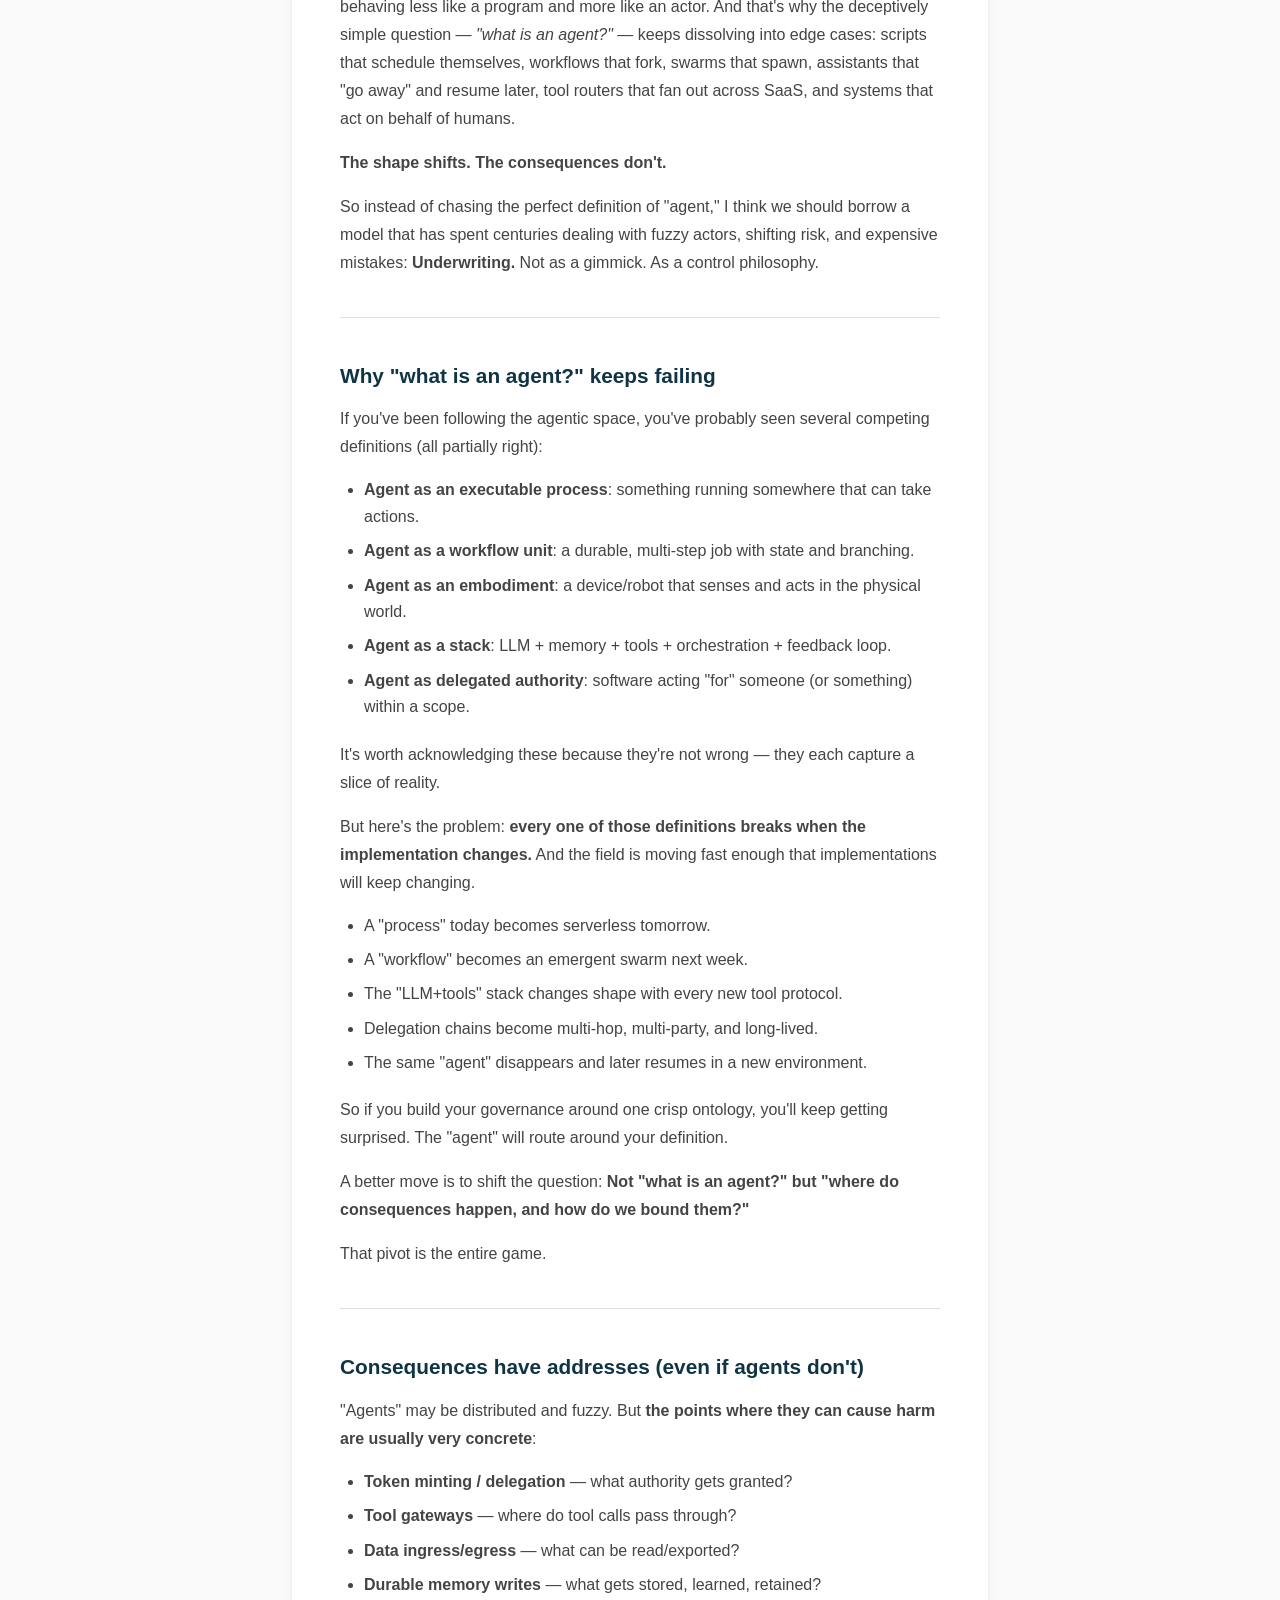
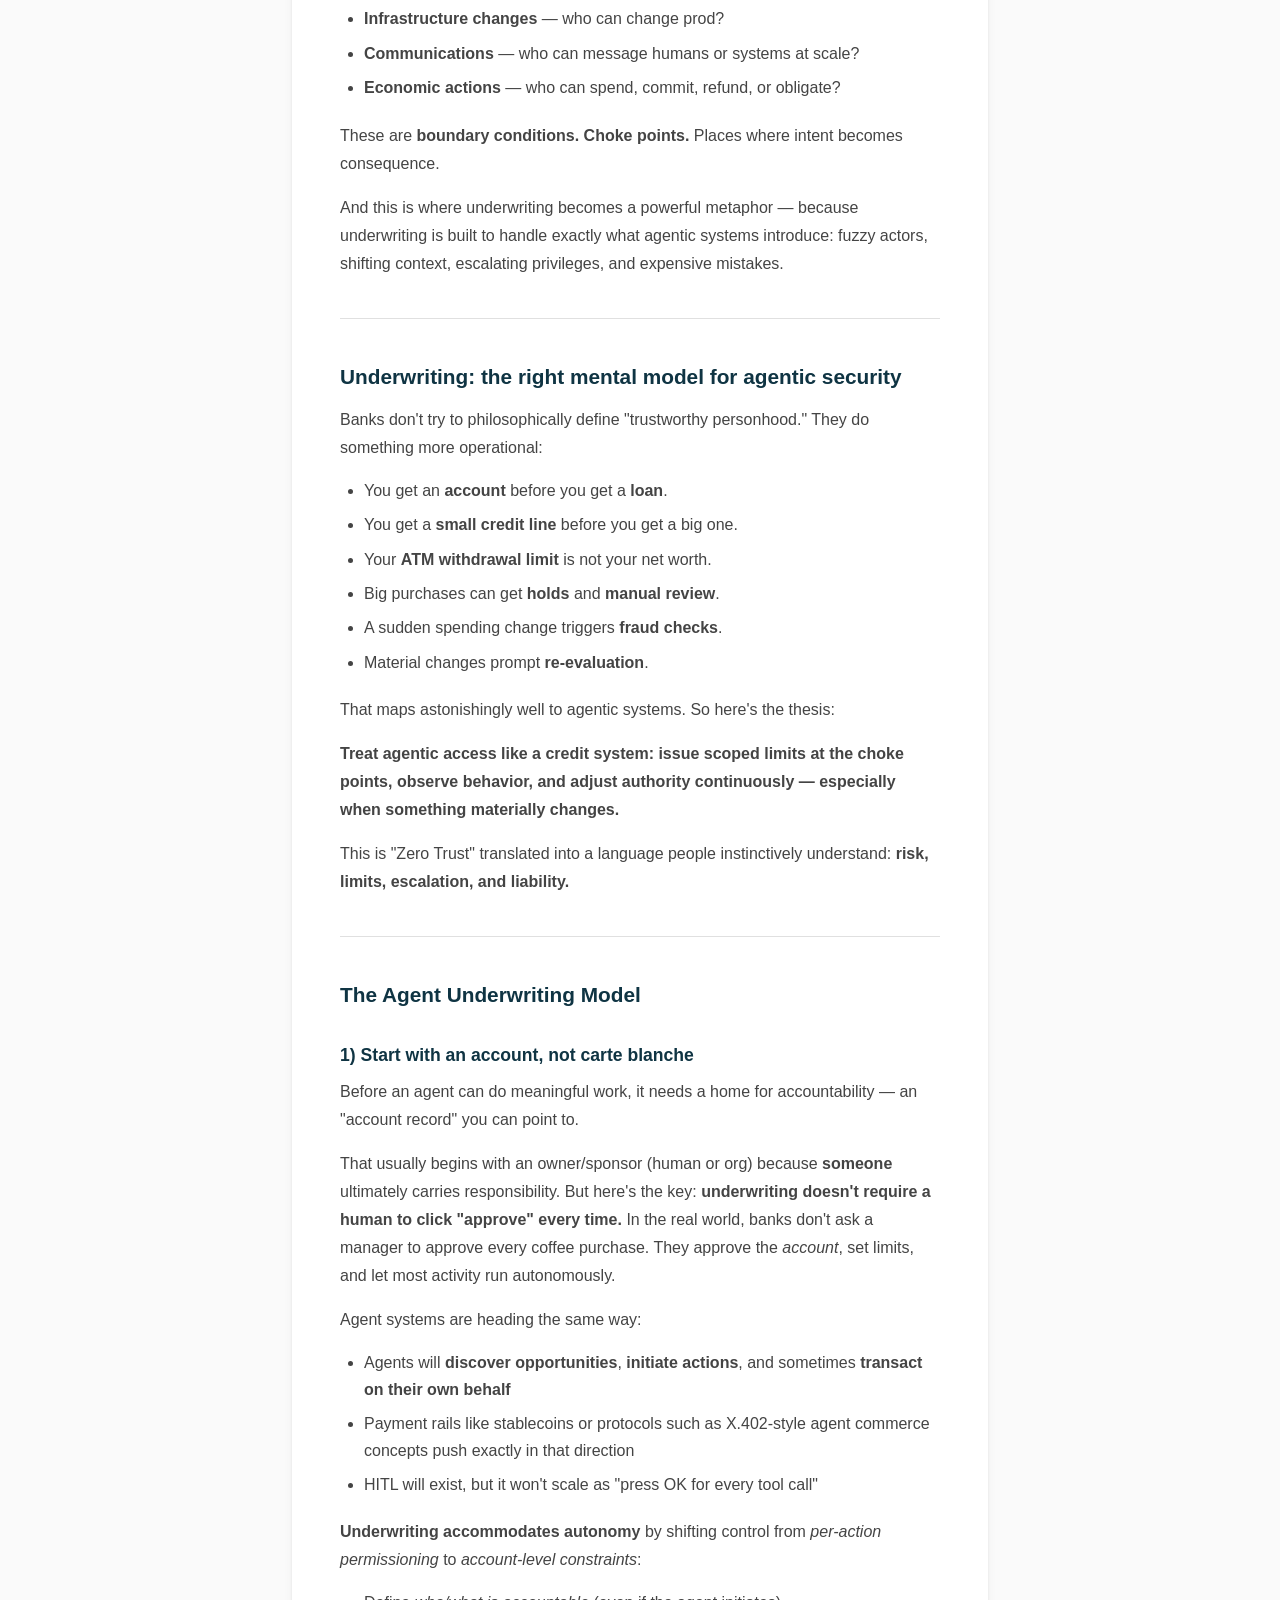
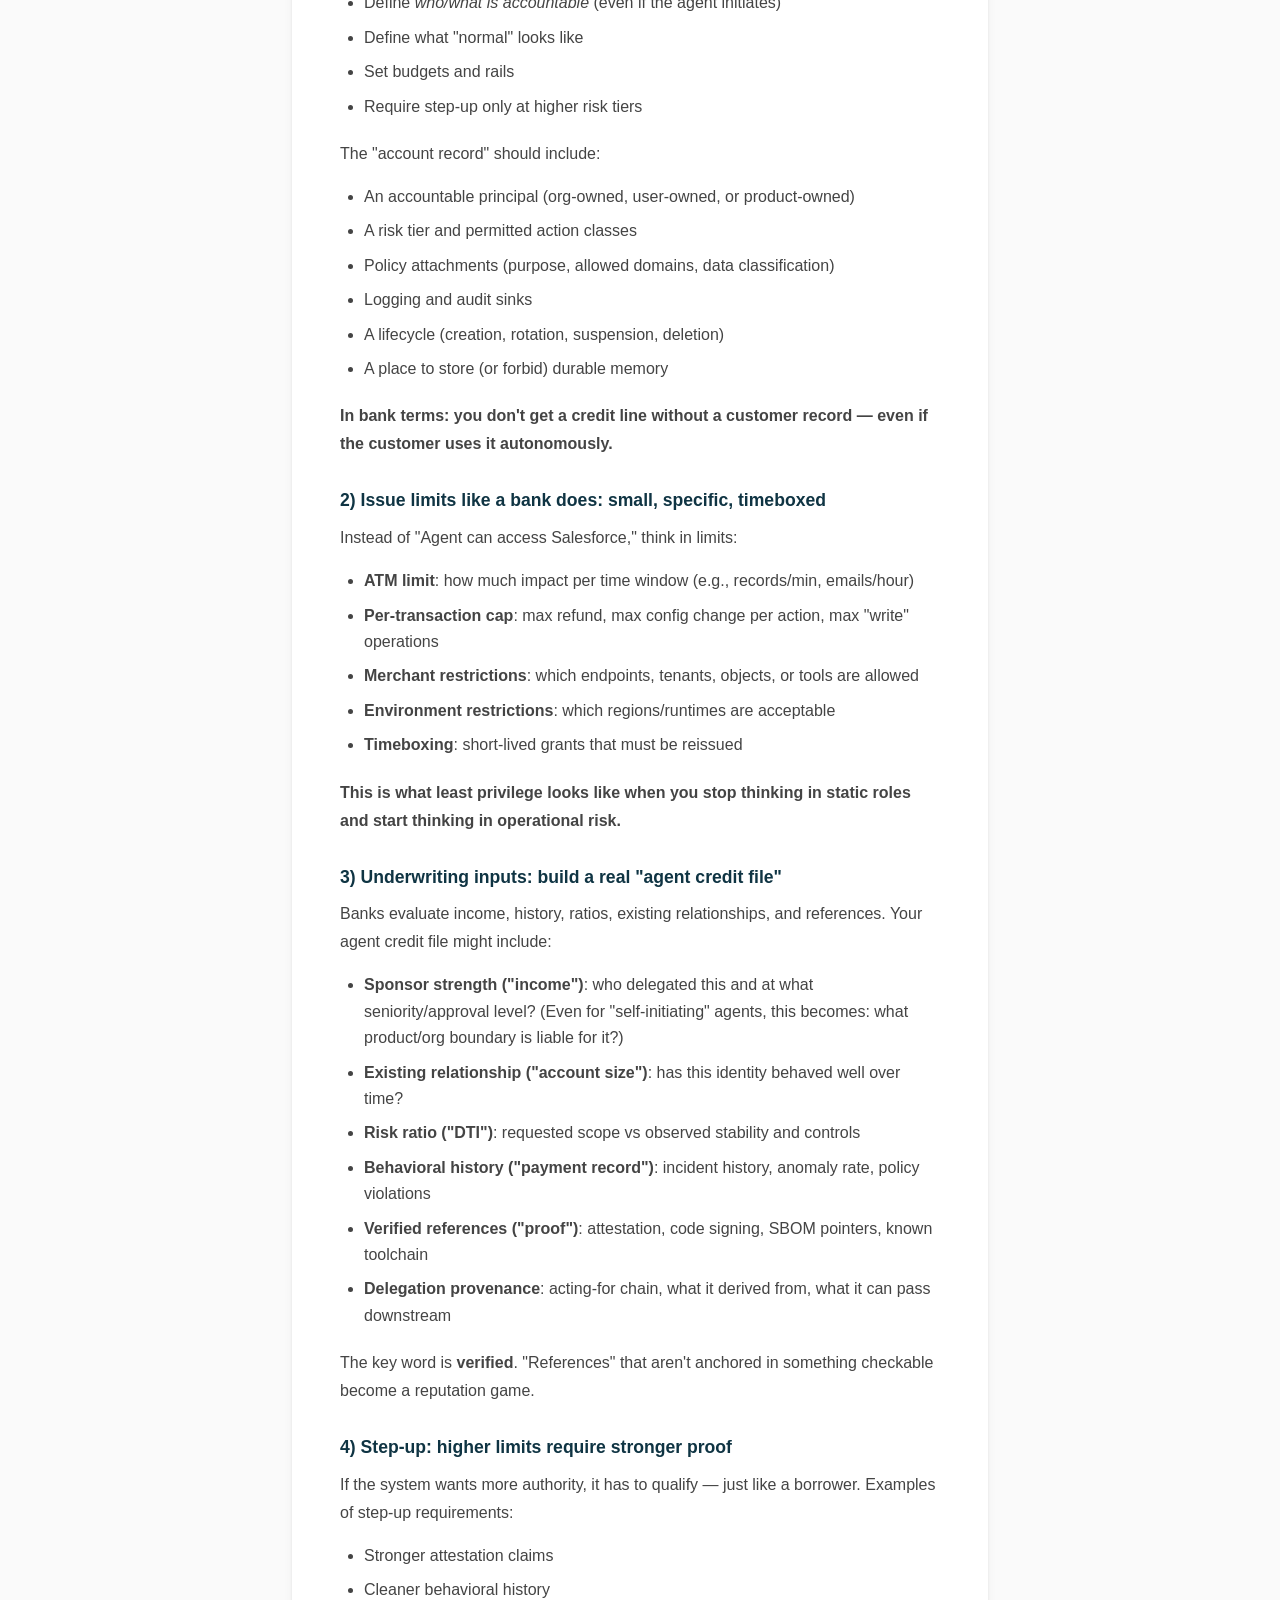
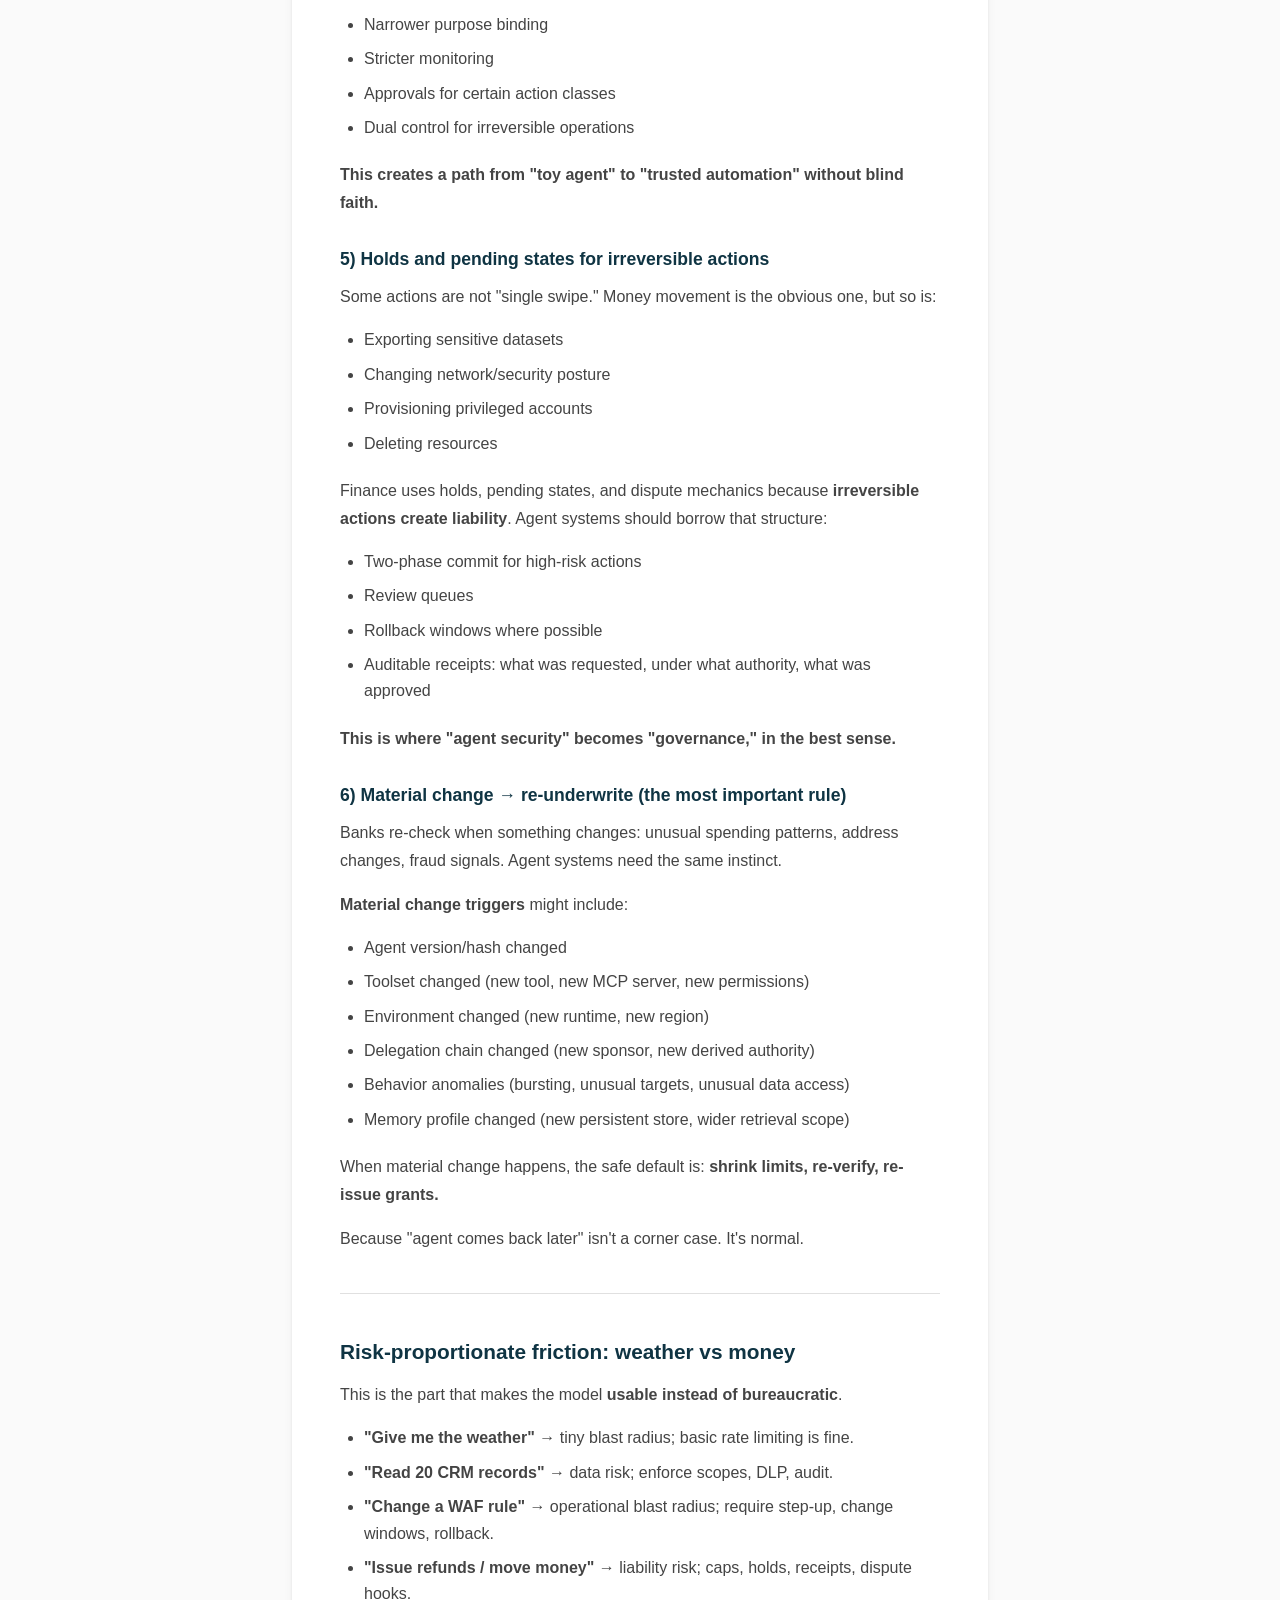
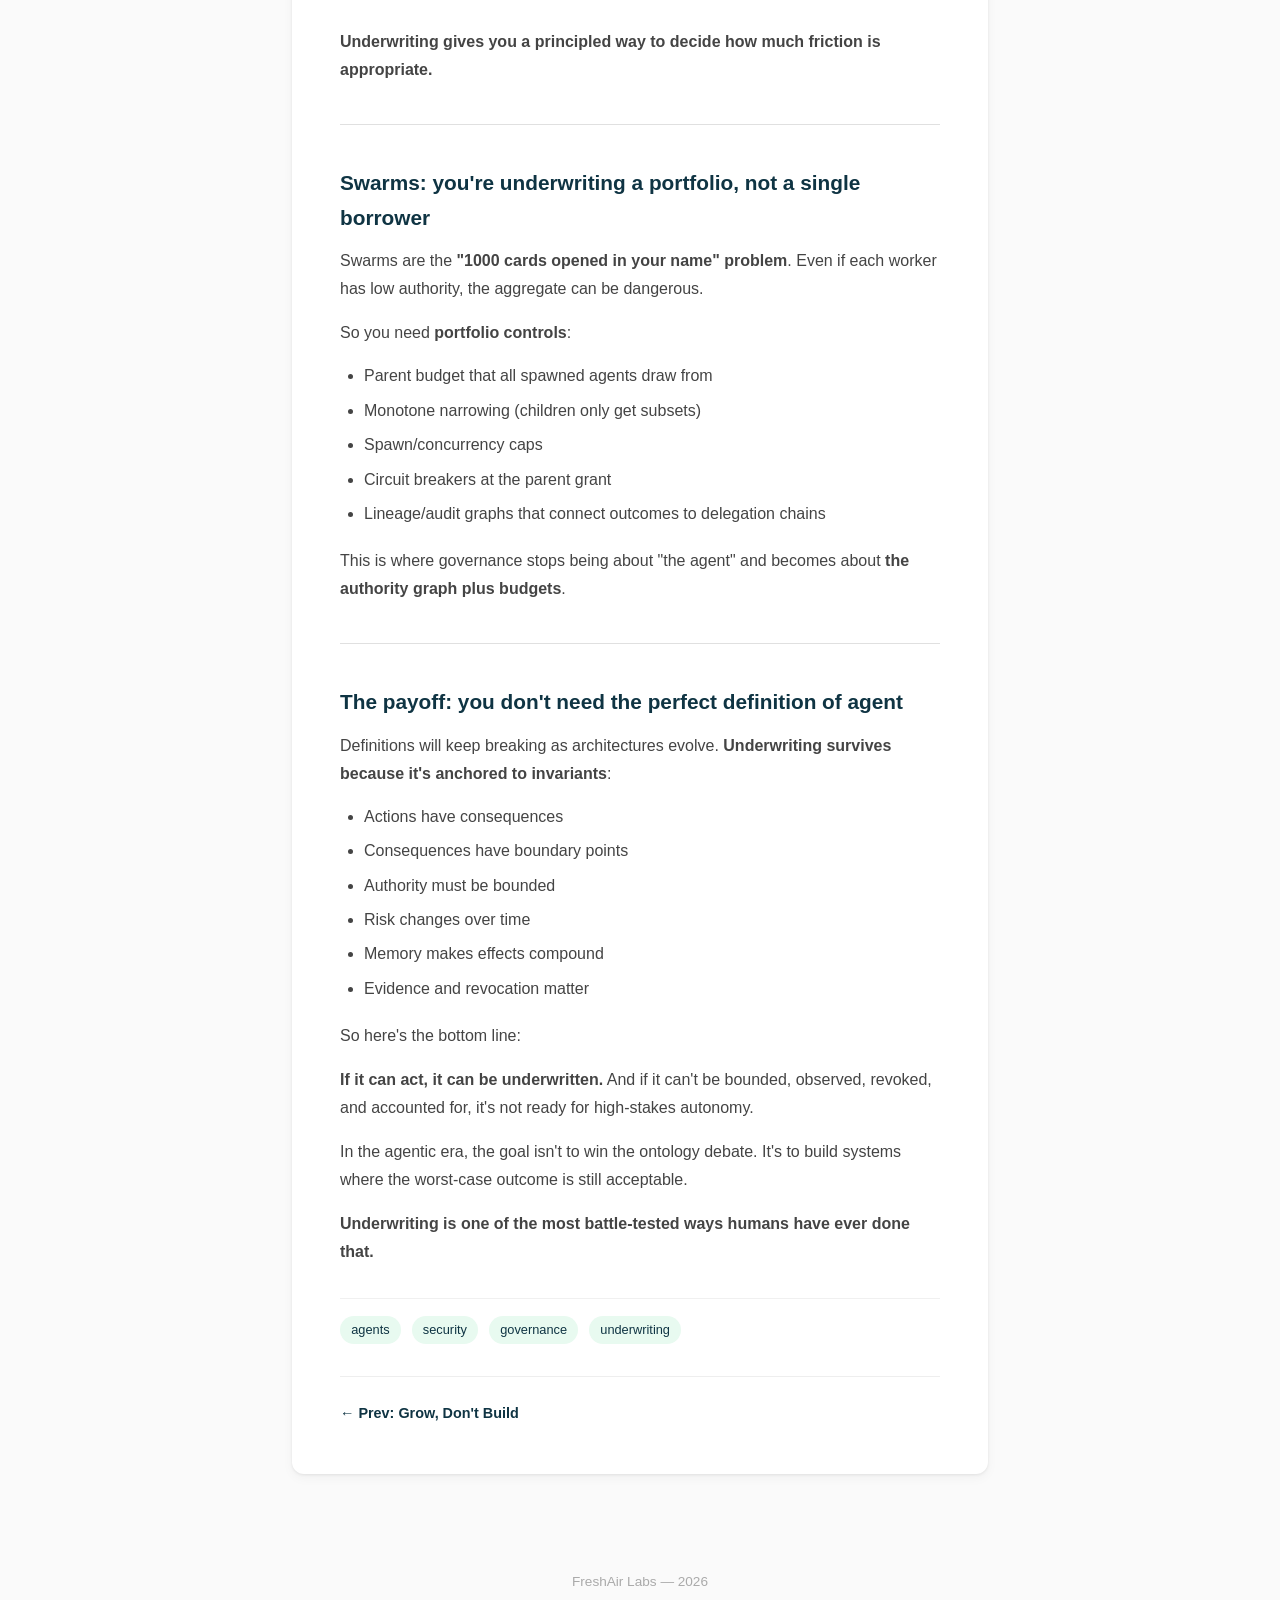
<file: posts/dont-define-agents-give-them-a-credit-limit.html>
<!DOCTYPE html>
<html lang="en">
<head>
    <meta charset="UTF-8">
    <meta name="viewport" content="width=device-width, initial-scale=1.0">
    <title>Don't "Define" Agents. Give Them a Credit Limit. — FreshAir Labs</title>
    <meta name="description" content="There's no 'agent' there there — until you give it memory and a budget. Why underwriting is the right mental model for agentic security.">
    <meta property="og:title" content="Don't &quot;Define&quot; Agents. Give Them a Credit Limit.">
    <meta property="og:description" content="There's no 'agent' there there — until you give it memory and a budget. Why underwriting is the right mental model for agentic security.">
    <meta property="og:type" content="article">
    <meta property="og:url" content="https://freshairlabs.com/posts/dont-define-agents-give-them-a-credit-limit">
    <meta property="article:published_time" content="2026-03-05">
    <meta name="twitter:card" content="summary">
    <link rel="canonical" href="https://freshairlabs.com/posts/dont-define-agents-give-them-a-credit-limit">
    <link rel="stylesheet" href="/style.css">
</head>
<body>
    <header>
        <h1><a href="/">FreshAir Labs</a></h1>
        <p>Letting Intelligence Out to Play</p>
    </header>

    <nav>
        <a href="/">Posts</a>
    </nav>

    <main>
        <article class="post">
            <h1>Don't "Define" Agents. Give Them a Credit Limit.</h1>
            <div class="post-meta">
                <time datetime="2026-03-05">March 5, 2026</time>
            </div>

            <h2>Authors</h2>
            <p class="authors"><strong>Ideas / conceptual model:</strong> David Griffin (~70%), AI assistant (~10%), developed together (~20%)<br>
            <strong>Write-up / drafting:</strong> AI assistant (~85%) (with David's direction, edits, and framing)</p>

            <hr>

            <h3>TLDR</h3>
            <ul>
                <li>Stop defining "agent" &mdash; the shape keeps changing, the consequences don't. Govern the consequences.</li>
                <li>An agent isn't an agent until it has <strong>memory</strong> (durable state) and a <strong>budget</strong> (bounded allowance to act).</li>
                <li>Borrow <strong>underwriting from banking</strong>: scoped limits, escalating proof for higher authority, re-evaluate on material change.</li>
                <li>Govern at <strong>choke points</strong>: tool gateways, data egress, memory writes, infra changes, economic actions.</li>
                <li>Scale friction to risk: weather check gets a rubber stamp, money movement gets holds and receipts.</li>
                <li>If it can act, it can be underwritten. If it can't be bounded and revoked, it's not ready.</li>
            </ul>

            <hr>

            <p>There's no "agent" there there &mdash; <em>apologies to <a href="https://en.wikipedia.org/wiki/Gertrude_Stein" style="color: #0f3443;">Gertrude Stein</a></em> &mdash; until you give it <strong>memory</strong>, <strong>credentials</strong>, and a <strong>budget</strong>.</p>

            <ul>
                <li><strong>Memory</strong> (in agentic systems) isn't a single place. It's <em>any durable state the system can use later</em>: conversation summaries, retrieved docs, vector stores, task queues, tool logs, user profiles, cached results &mdash; anything that lets it <strong>carry intent and context forward</strong> and compound effects over time.</li>
                <li><strong>Budget</strong> isn't always money. It's <em>any bounded allowance to cause consequences</em>: dollars, number of actions, volume of data touched/exported, compute/time, concurrency/spawn limits, or even a risk threshold. A budget is what makes an actor <strong>operationally powerful</strong> &mdash; and therefore governable.</li>
            </ul>

            <p>Once you give a system durable memory and a bounded allowance to act, it starts behaving less like a program and more like an actor. And that's why the deceptively simple question &mdash; <em>"what is an agent?"</em> &mdash; keeps dissolving into edge cases: scripts that schedule themselves, workflows that fork, swarms that spawn, assistants that "go away" and resume later, tool routers that fan out across SaaS, and systems that act on behalf of humans.</p>

            <p><strong>The shape shifts. The consequences don't.</strong></p>

            <p>So instead of chasing the perfect definition of "agent," I think we should borrow a model that has spent centuries dealing with fuzzy actors, shifting risk, and expensive mistakes: <strong>Underwriting.</strong> Not as a gimmick. As a control philosophy.</p>

            <hr>

            <h2>Why "what is an agent?" keeps failing</h2>

            <p>If you've been following the agentic space, you've probably seen several competing definitions (all partially right):</p>

            <ul>
                <li><strong>Agent as an executable process</strong>: something running somewhere that can take actions.</li>
                <li><strong>Agent as a workflow unit</strong>: a durable, multi-step job with state and branching.</li>
                <li><strong>Agent as an embodiment</strong>: a device/robot that senses and acts in the physical world.</li>
                <li><strong>Agent as a stack</strong>: LLM + memory + tools + orchestration + feedback loop.</li>
                <li><strong>Agent as delegated authority</strong>: software acting "for" someone (or something) within a scope.</li>
            </ul>

            <p>It's worth acknowledging these because they're not wrong &mdash; they each capture a slice of reality.</p>

            <p>But here's the problem: <strong>every one of those definitions breaks when the implementation changes.</strong> And the field is moving fast enough that implementations will keep changing.</p>

            <ul>
                <li>A "process" today becomes serverless tomorrow.</li>
                <li>A "workflow" becomes an emergent swarm next week.</li>
                <li>The "LLM+tools" stack changes shape with every new tool protocol.</li>
                <li>Delegation chains become multi-hop, multi-party, and long-lived.</li>
                <li>The same "agent" disappears and later resumes in a new environment.</li>
            </ul>

            <p>So if you build your governance around one crisp ontology, you'll keep getting surprised. The "agent" will route around your definition.</p>

            <p>A better move is to shift the question: <strong>Not "what is an agent?" but "where do consequences happen, and how do we bound them?"</strong></p>

            <p>That pivot is the entire game.</p>

            <hr>

            <h2>Consequences have addresses (even if agents don't)</h2>

            <p>"Agents" may be distributed and fuzzy. But <strong>the points where they can cause harm are usually very concrete</strong>:</p>

            <ul>
                <li><strong>Token minting / delegation</strong> &mdash; what authority gets granted?</li>
                <li><strong>Tool gateways</strong> &mdash; where do tool calls pass through?</li>
                <li><strong>Data ingress/egress</strong> &mdash; what can be read/exported?</li>
                <li><strong>Durable memory writes</strong> &mdash; what gets stored, learned, retained?</li>
                <li><strong>Infrastructure changes</strong> &mdash; who can change prod?</li>
                <li><strong>Communications</strong> &mdash; who can message humans or systems at scale?</li>
                <li><strong>Economic actions</strong> &mdash; who can spend, commit, refund, or obligate?</li>
            </ul>

            <p>These are <strong>boundary conditions. Choke points.</strong> Places where intent becomes consequence.</p>

            <p>And this is where underwriting becomes a powerful metaphor &mdash; because underwriting is built to handle exactly what agentic systems introduce: fuzzy actors, shifting context, escalating privileges, and expensive mistakes.</p>

            <hr>

            <h2>Underwriting: the right mental model for agentic security</h2>

            <p>Banks don't try to philosophically define "trustworthy personhood." They do something more operational:</p>

            <ul>
                <li>You get an <strong>account</strong> before you get a <strong>loan</strong>.</li>
                <li>You get a <strong>small credit line</strong> before you get a big one.</li>
                <li>Your <strong>ATM withdrawal limit</strong> is not your net worth.</li>
                <li>Big purchases can get <strong>holds</strong> and <strong>manual review</strong>.</li>
                <li>A sudden spending change triggers <strong>fraud checks</strong>.</li>
                <li>Material changes prompt <strong>re-evaluation</strong>.</li>
            </ul>

            <p>That maps astonishingly well to agentic systems. So here's the thesis:</p>

            <p><strong>Treat agentic access like a credit system: issue scoped limits at the choke points, observe behavior, and adjust authority continuously &mdash; especially when something materially changes.</strong></p>

            <p>This is "Zero Trust" translated into a language people instinctively understand: <strong>risk, limits, escalation, and liability.</strong></p>

            <hr>

            <h2>The Agent Underwriting Model</h2>

            <h3>1) Start with an account, not carte blanche</h3>

            <p>Before an agent can do meaningful work, it needs a home for accountability &mdash; an "account record" you can point to.</p>

            <p>That usually begins with an owner/sponsor (human or org) because <strong>someone</strong> ultimately carries responsibility. But here's the key: <strong>underwriting doesn't require a human to click "approve" every time.</strong> In the real world, banks don't ask a manager to approve every coffee purchase. They approve the <em>account</em>, set limits, and let most activity run autonomously.</p>

            <p>Agent systems are heading the same way:</p>

            <ul>
                <li>Agents will <strong>discover opportunities</strong>, <strong>initiate actions</strong>, and sometimes <strong>transact on their own behalf</strong></li>
                <li>Payment rails like stablecoins or protocols such as X.402-style agent commerce concepts push exactly in that direction</li>
                <li>HITL will exist, but it won't scale as "press OK for every tool call"</li>
            </ul>

            <p><strong>Underwriting accommodates autonomy</strong> by shifting control from <em>per-action permissioning</em> to <em>account-level constraints</em>:</p>

            <ul>
                <li>Define <em>who/what is accountable</em> (even if the agent initiates)</li>
                <li>Define what "normal" looks like</li>
                <li>Set budgets and rails</li>
                <li>Require step-up only at higher risk tiers</li>
            </ul>

            <p>The "account record" should include:</p>

            <ul>
                <li>An accountable principal (org-owned, user-owned, or product-owned)</li>
                <li>A risk tier and permitted action classes</li>
                <li>Policy attachments (purpose, allowed domains, data classification)</li>
                <li>Logging and audit sinks</li>
                <li>A lifecycle (creation, rotation, suspension, deletion)</li>
                <li>A place to store (or forbid) durable memory</li>
            </ul>

            <p><strong>In bank terms: you don't get a credit line without a customer record &mdash; even if the customer uses it autonomously.</strong></p>

            <h3>2) Issue limits like a bank does: small, specific, timeboxed</h3>

            <p>Instead of "Agent can access Salesforce," think in limits:</p>

            <ul>
                <li><strong>ATM limit</strong>: how much impact per time window (e.g., records/min, emails/hour)</li>
                <li><strong>Per-transaction cap</strong>: max refund, max config change per action, max "write" operations</li>
                <li><strong>Merchant restrictions</strong>: which endpoints, tenants, objects, or tools are allowed</li>
                <li><strong>Environment restrictions</strong>: which regions/runtimes are acceptable</li>
                <li><strong>Timeboxing</strong>: short-lived grants that must be reissued</li>
            </ul>

            <p><strong>This is what least privilege looks like when you stop thinking in static roles and start thinking in operational risk.</strong></p>

            <h3>3) Underwriting inputs: build a real "agent credit file"</h3>

            <p>Banks evaluate income, history, ratios, existing relationships, and references. Your agent credit file might include:</p>

            <ul>
                <li><strong>Sponsor strength ("income")</strong>: who delegated this and at what seniority/approval level? (Even for "self-initiating" agents, this becomes: what product/org boundary is liable for it?)</li>
                <li><strong>Existing relationship ("account size")</strong>: has this identity behaved well over time?</li>
                <li><strong>Risk ratio ("DTI")</strong>: requested scope vs observed stability and controls</li>
                <li><strong>Behavioral history ("payment record")</strong>: incident history, anomaly rate, policy violations</li>
                <li><strong>Verified references ("proof")</strong>: attestation, code signing, SBOM pointers, known toolchain</li>
                <li><strong>Delegation provenance</strong>: acting-for chain, what it derived from, what it can pass downstream</li>
            </ul>

            <p>The key word is <strong>verified</strong>. "References" that aren't anchored in something checkable become a reputation game.</p>

            <h3>4) Step-up: higher limits require stronger proof</h3>

            <p>If the system wants more authority, it has to qualify &mdash; just like a borrower. Examples of step-up requirements:</p>

            <ul>
                <li>Stronger attestation claims</li>
                <li>Cleaner behavioral history</li>
                <li>Narrower purpose binding</li>
                <li>Stricter monitoring</li>
                <li>Approvals for certain action classes</li>
                <li>Dual control for irreversible operations</li>
            </ul>

            <p><strong>This creates a path from "toy agent" to "trusted automation" without blind faith.</strong></p>

            <h3>5) Holds and pending states for irreversible actions</h3>

            <p>Some actions are not "single swipe." Money movement is the obvious one, but so is:</p>

            <ul>
                <li>Exporting sensitive datasets</li>
                <li>Changing network/security posture</li>
                <li>Provisioning privileged accounts</li>
                <li>Deleting resources</li>
            </ul>

            <p>Finance uses holds, pending states, and dispute mechanics because <strong>irreversible actions create liability</strong>. Agent systems should borrow that structure:</p>

            <ul>
                <li>Two-phase commit for high-risk actions</li>
                <li>Review queues</li>
                <li>Rollback windows where possible</li>
                <li>Auditable receipts: what was requested, under what authority, what was approved</li>
            </ul>

            <p><strong>This is where "agent security" becomes "governance," in the best sense.</strong></p>

            <h3>6) Material change &rarr; re-underwrite (the most important rule)</h3>

            <p>Banks re-check when something changes: unusual spending patterns, address changes, fraud signals. Agent systems need the same instinct.</p>

            <p><strong>Material change triggers</strong> might include:</p>

            <ul>
                <li>Agent version/hash changed</li>
                <li>Toolset changed (new tool, new MCP server, new permissions)</li>
                <li>Environment changed (new runtime, new region)</li>
                <li>Delegation chain changed (new sponsor, new derived authority)</li>
                <li>Behavior anomalies (bursting, unusual targets, unusual data access)</li>
                <li>Memory profile changed (new persistent store, wider retrieval scope)</li>
            </ul>

            <p>When material change happens, the safe default is: <strong>shrink limits, re-verify, re-issue grants.</strong></p>

            <p>Because "agent comes back later" isn't a corner case. It's normal.</p>

            <hr>

            <h2>Risk-proportionate friction: weather vs money</h2>

            <p>This is the part that makes the model <strong>usable instead of bureaucratic</strong>.</p>

            <ul>
                <li><strong>"Give me the weather"</strong> &rarr; tiny blast radius; basic rate limiting is fine.</li>
                <li><strong>"Read 20 CRM records"</strong> &rarr; data risk; enforce scopes, DLP, audit.</li>
                <li><strong>"Change a WAF rule"</strong> &rarr; operational blast radius; require step-up, change windows, rollback.</li>
                <li><strong>"Issue refunds / move money"</strong> &rarr; liability risk; caps, holds, receipts, dispute hooks.</li>
            </ul>

            <p><strong>Underwriting gives you a principled way to decide how much friction is appropriate.</strong></p>

            <hr>

            <h2>Swarms: you're underwriting a portfolio, not a single borrower</h2>

            <p>Swarms are the <strong>"1000 cards opened in your name" problem</strong>. Even if each worker has low authority, the aggregate can be dangerous.</p>

            <p>So you need <strong>portfolio controls</strong>:</p>

            <ul>
                <li>Parent budget that all spawned agents draw from</li>
                <li>Monotone narrowing (children only get subsets)</li>
                <li>Spawn/concurrency caps</li>
                <li>Circuit breakers at the parent grant</li>
                <li>Lineage/audit graphs that connect outcomes to delegation chains</li>
            </ul>

            <p>This is where governance stops being about "the agent" and becomes about <strong>the authority graph plus budgets</strong>.</p>

            <hr>

            <h2>The payoff: you don't need the perfect definition of agent</h2>

            <p>Definitions will keep breaking as architectures evolve. <strong>Underwriting survives because it's anchored to invariants</strong>:</p>

            <ul>
                <li>Actions have consequences</li>
                <li>Consequences have boundary points</li>
                <li>Authority must be bounded</li>
                <li>Risk changes over time</li>
                <li>Memory makes effects compound</li>
                <li>Evidence and revocation matter</li>
            </ul>

            <p>So here's the bottom line:</p>

            <p><strong>If it can act, it can be underwritten.</strong> And if it can't be bounded, observed, revoked, and accounted for, it's not ready for high-stakes autonomy.</p>

            <p>In the agentic era, the goal isn't to win the ontology debate. It's to build systems where the worst-case outcome is still acceptable.</p>

            <p><strong>Underwriting is one of the most battle-tested ways humans have ever done that.</strong></p>

            <div class="tags">
                <span class="tag">agents</span>
                <span class="tag">security</span>
                <span class="tag">governance</span>
                <span class="tag">underwriting</span>
            </div>

            <div class="post-nav">
                <a href="/posts/grow-dont-build">&larr; Prev: Grow, Don't Build</a>
                <span></span>
            </div>
        </article>
    </main>

    <footer>
        FreshAir Labs &mdash; 2026
    </footer>
</body>
</html>
</file>
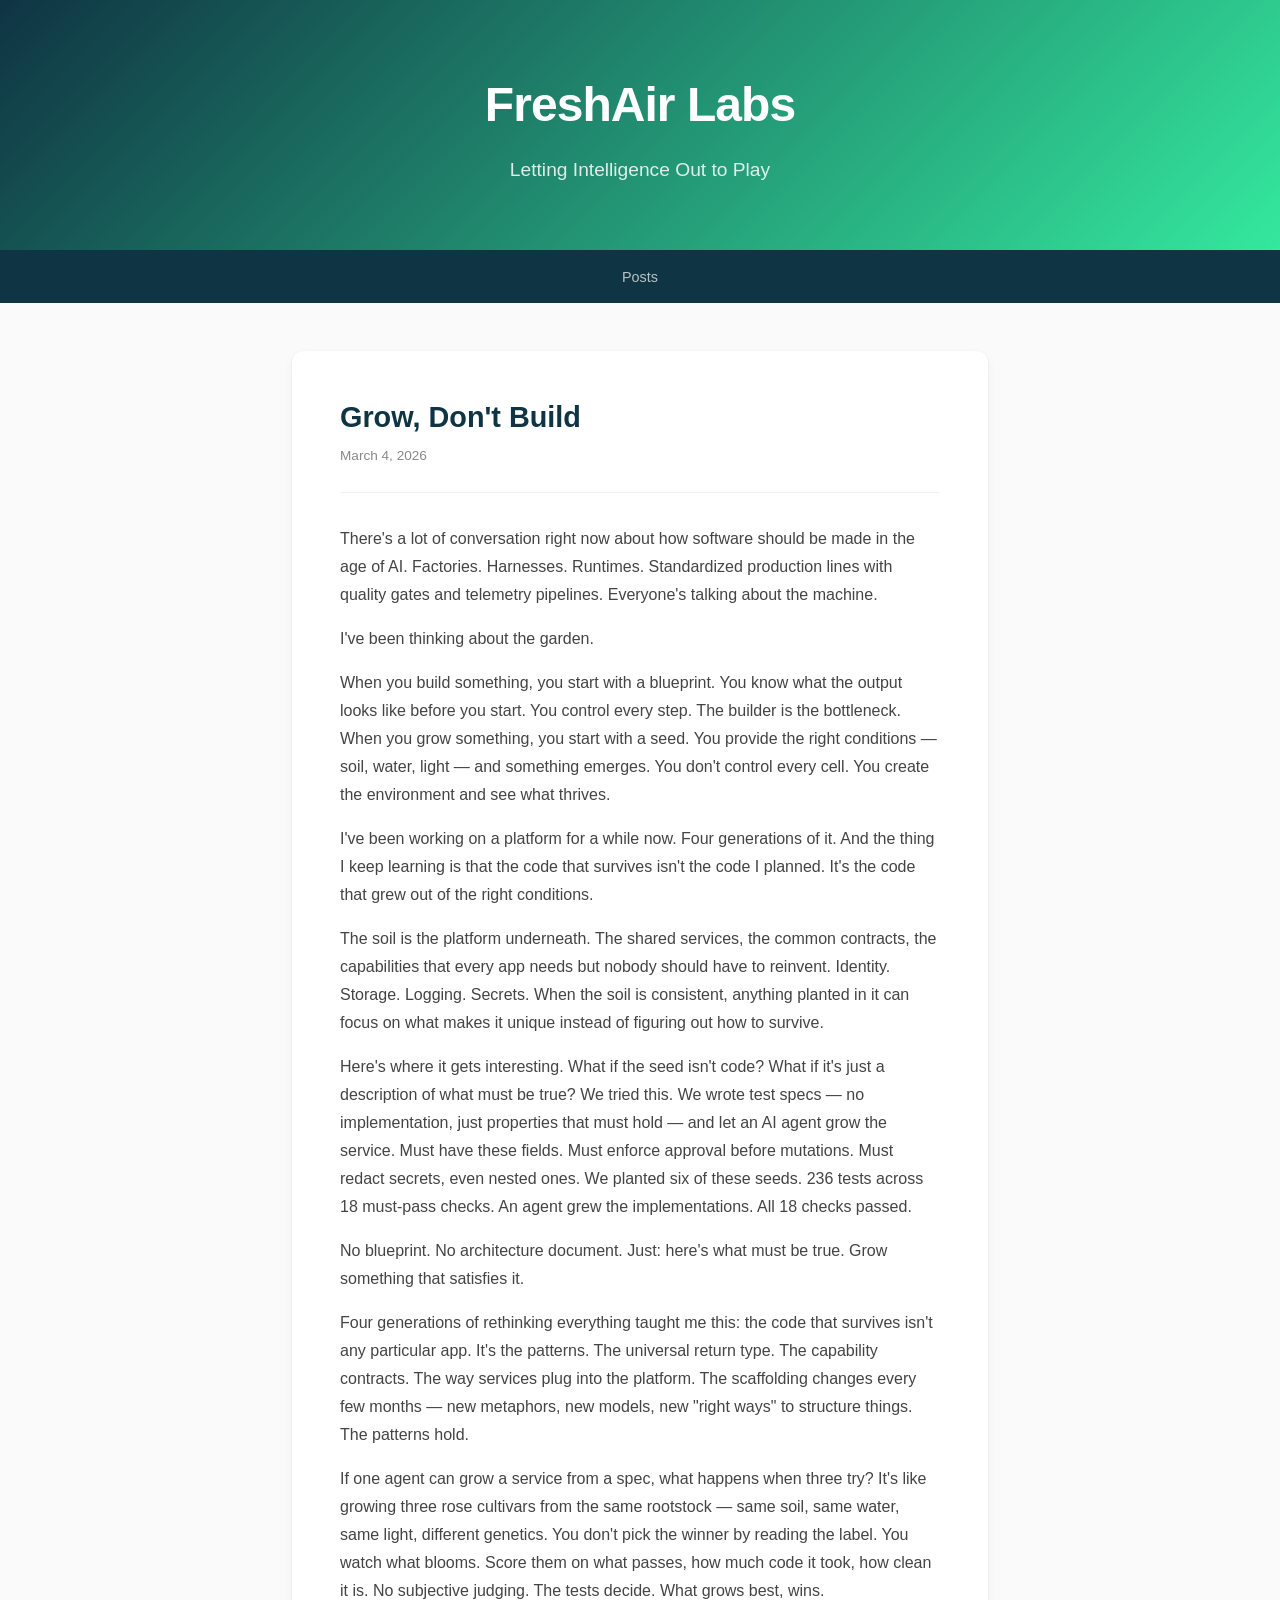
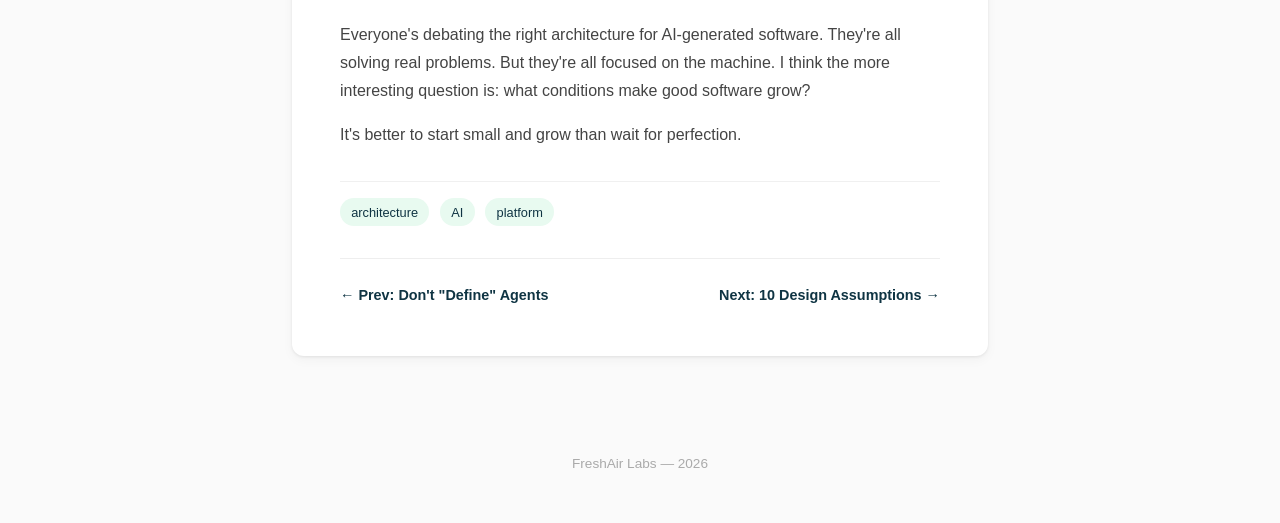
<file: posts/grow-dont-build.html>
<!DOCTYPE html>
<html lang="en">
<head>
    <meta charset="UTF-8">
    <meta name="viewport" content="width=device-width, initial-scale=1.0">
    <title>Grow, Don't Build — FreshAir Labs</title>
    <meta name="description" content="There's a lot of conversation about how software should be made in the age of AI. Everyone's talking about the machine. I've been thinking about the garden.">
    <meta property="og:title" content="Grow, Don't Build">
    <meta property="og:description" content="There's a lot of conversation about how software should be made in the age of AI. Everyone's talking about the machine. I've been thinking about the garden.">
    <meta property="og:type" content="article">
    <meta property="og:url" content="https://freshairlabs.com/posts/grow-dont-build">
    <meta property="article:published_time" content="2026-03-04">
    <meta name="twitter:card" content="summary">
    <link rel="canonical" href="https://freshairlabs.com/posts/grow-dont-build">
    <link rel="stylesheet" href="/style.css">
</head>
<body>
    <header>
        <h1><a href="/">FreshAir Labs</a></h1>
        <p>Letting Intelligence Out to Play</p>
    </header>

    <nav>
        <a href="/">Posts</a>
    </nav>

    <main>
        <article class="post">
            <h1>Grow, Don't Build</h1>
            <div class="post-meta">
                <time datetime="2026-03-04">March 4, 2026</time>
            </div>

            <p>There's a lot of conversation right now about how software should be made in the age of AI. Factories. Harnesses. Runtimes. Standardized production lines with quality gates and telemetry pipelines. Everyone's talking about the machine.</p>

            <p>I've been thinking about the garden.</p>

            <p>When you build something, you start with a blueprint. You know what the output looks like before you start. You control every step. The builder is the bottleneck. When you grow something, you start with a seed. You provide the right conditions &mdash; soil, water, light &mdash; and something emerges. You don't control every cell. You create the environment and see what thrives.</p>

            <p>I've been working on a platform for a while now. Four generations of it. And the thing I keep learning is that the code that survives isn't the code I planned. It's the code that grew out of the right conditions.</p>

            <p>The soil is the platform underneath. The shared services, the common contracts, the capabilities that every app needs but nobody should have to reinvent. Identity. Storage. Logging. Secrets. When the soil is consistent, anything planted in it can focus on what makes it unique instead of figuring out how to survive.</p>

            <p>Here's where it gets interesting. What if the seed isn't code? What if it's just a description of what must be true? We tried this. We wrote test specs &mdash; no implementation, just properties that must hold &mdash; and let an AI agent grow the service. Must have these fields. Must enforce approval before mutations. Must redact secrets, even nested ones. We planted six of these seeds. 236 tests across 18 must-pass checks. An agent grew the implementations. All 18 checks passed.</p>

            <p>No blueprint. No architecture document. Just: here's what must be true. Grow something that satisfies it.</p>

            <p>Four generations of rethinking everything taught me this: the code that survives isn't any particular app. It's the patterns. The universal return type. The capability contracts. The way services plug into the platform. The scaffolding changes every few months &mdash; new metaphors, new models, new "right ways" to structure things. The patterns hold.</p>

            <p>If one agent can grow a service from a spec, what happens when three try? It's like growing three rose cultivars from the same rootstock &mdash; same soil, same water, same light, different genetics. You don't pick the winner by reading the label. You watch what blooms. Score them on what passes, how much code it took, how clean it is. No subjective judging. The tests decide. What grows best, wins.</p>

            <p>Everyone's debating the right architecture for AI-generated software. They're all solving real problems. But they're all focused on the machine. I think the more interesting question is: what conditions make good software grow?</p>

            <p>It's better to start small and grow than wait for perfection.</p>

            <div class="tags">
                <span class="tag">architecture</span>
                <span class="tag">AI</span>
                <span class="tag">platform</span>
            </div>

            <div class="post-nav">
                <a href="/posts/dont-define-agents-give-them-a-credit-limit">&larr; Prev: Don't "Define" Agents</a>
                <a href="/posts/10-design-assumptions-for-ai-infrastructure">Next: 10 Design Assumptions &rarr;</a>
            </div>
        </article>
    </main>

    <footer>
        FreshAir Labs &mdash; 2026
    </footer>
</body>
</html>
</file>
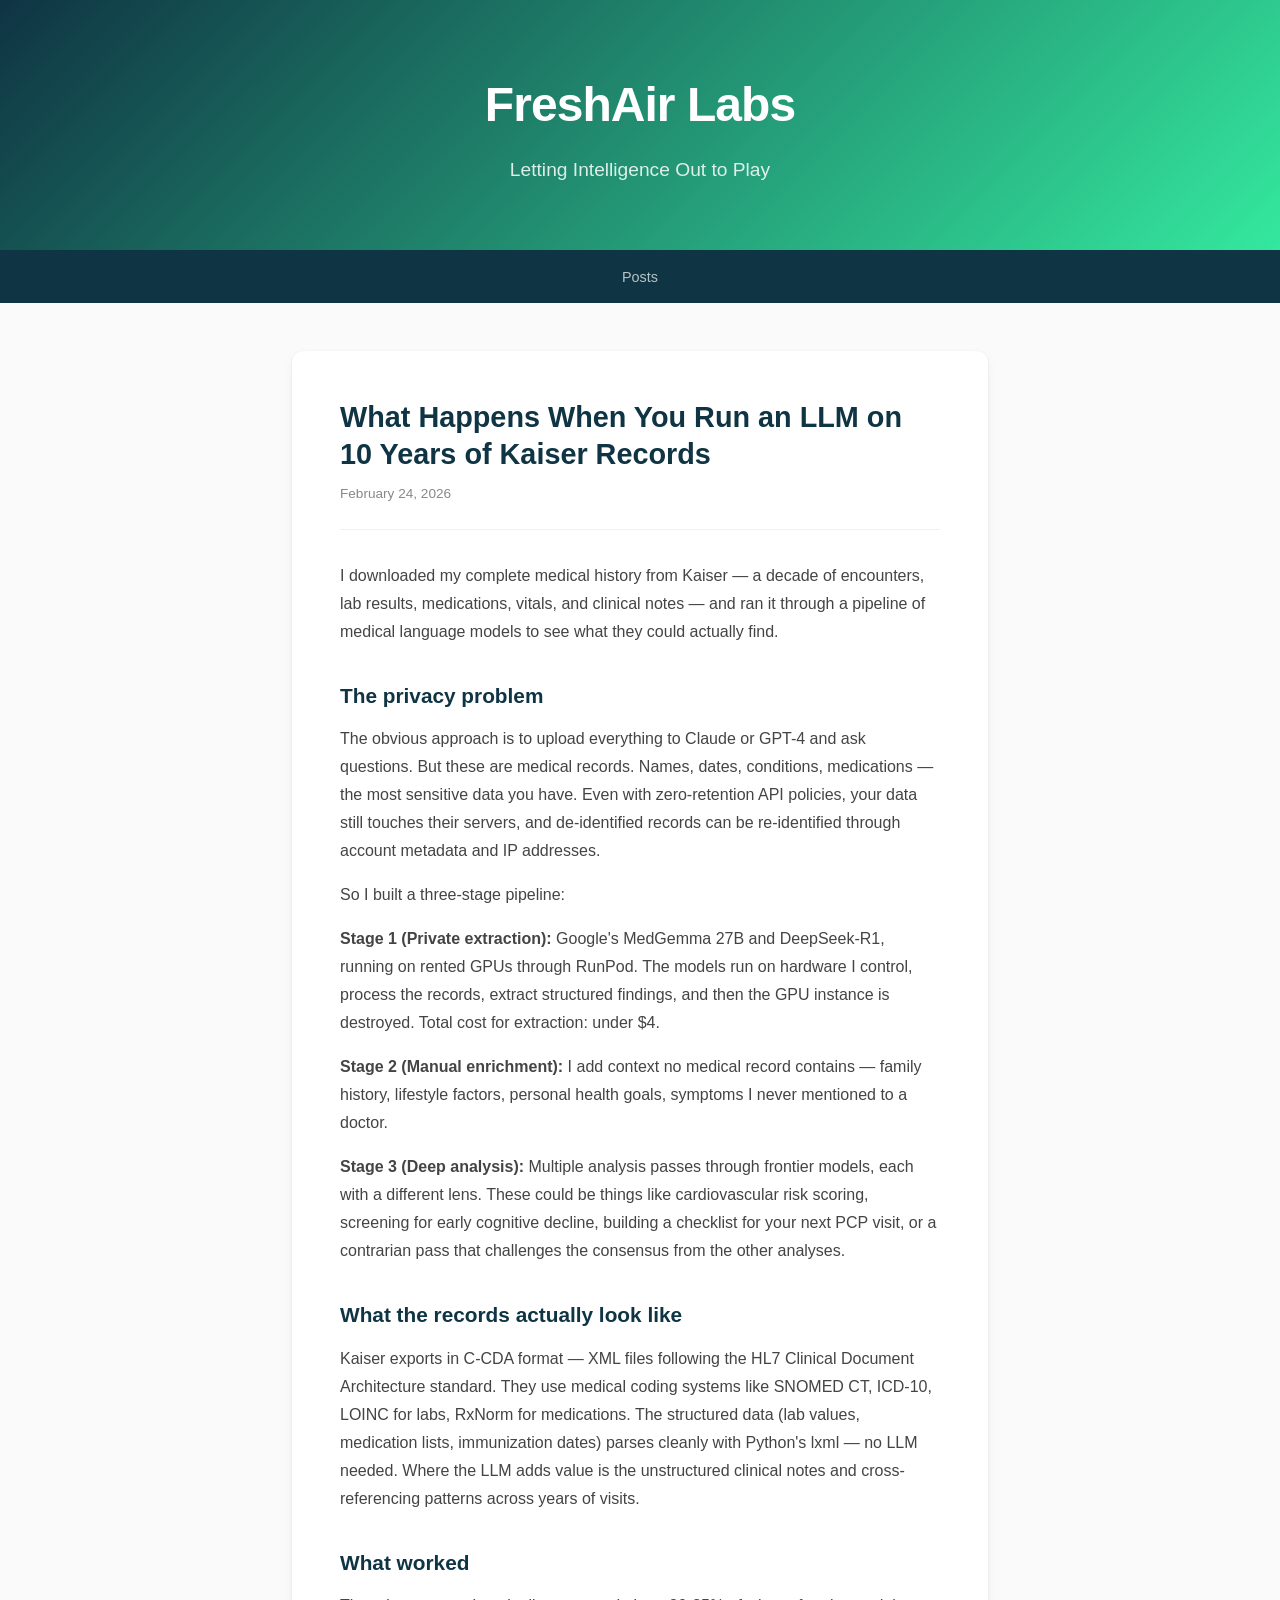
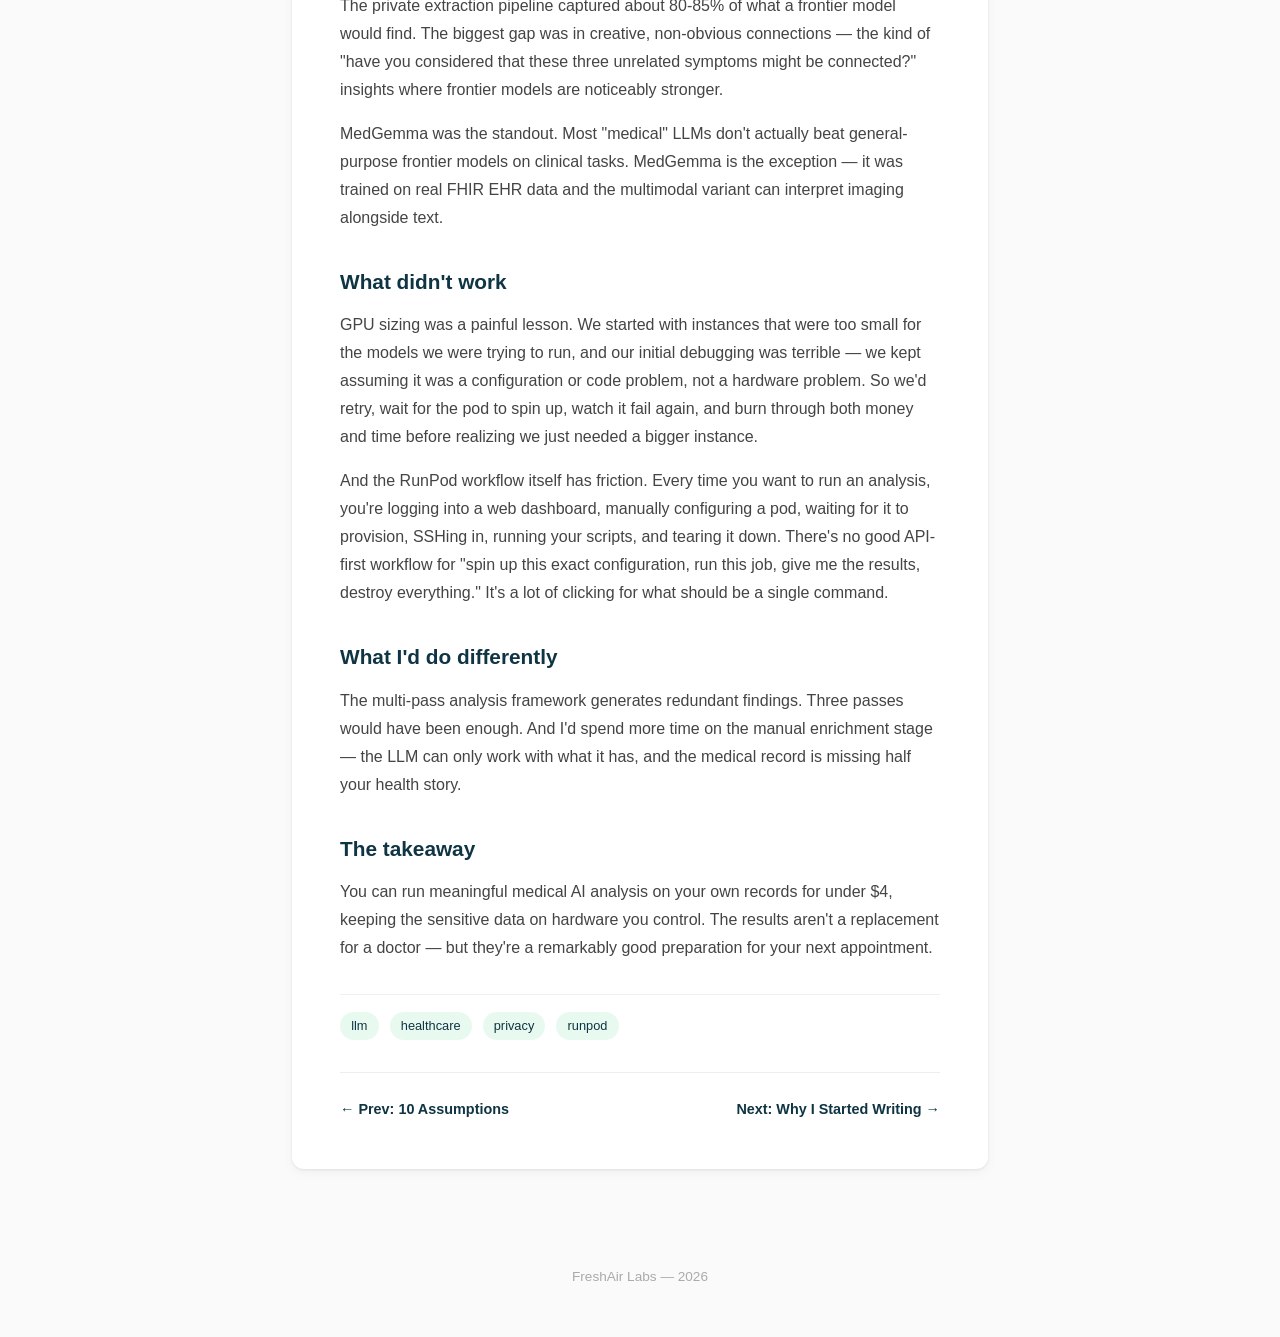
<file: posts/llm-on-kaiser-medical-records.html>
<!DOCTYPE html>
<html lang="en">
<head>
    <meta charset="UTF-8">
    <meta name="viewport" content="width=device-width, initial-scale=1.0">
    <title>What Happens When You Run an LLM on 10 Years of Kaiser Records — FreshAir Labs</title>
    <meta name="description" content="I ran my complete Kaiser medical history through MedGemma and DeepSeek on rented GPUs. Privacy-first pipeline, under $4, and what the models actually found.">
    <meta property="og:title" content="What Happens When You Run an LLM on 10 Years of Kaiser Records">
    <meta property="og:description" content="Privacy-first medical LLM pipeline on rented GPUs. Under $4 for the full extraction.">
    <meta property="og:type" content="article">
    <meta property="og:url" content="https://freshairlabs.com/posts/llm-on-kaiser-medical-records">
    <meta property="article:published_time" content="2026-02-24">
    <meta name="twitter:card" content="summary">
    <link rel="canonical" href="https://freshairlabs.com/posts/llm-on-kaiser-medical-records">
    <link rel="stylesheet" href="/style.css">
</head>
<body>
    <header>
        <h1><a href="/">FreshAir Labs</a></h1>
        <p>Letting Intelligence Out to Play</p>
    </header>

    <nav>
        <a href="/">Posts</a>
    </nav>

    <main>
        <article class="post">
            <h1>What Happens When You Run an LLM on 10 Years of Kaiser Records</h1>
            <div class="post-meta">
                <time datetime="2026-02-24">February 24, 2026</time>
            </div>

            <p>I downloaded my complete medical history from Kaiser — a decade of encounters, lab results, medications, vitals, and clinical notes — and ran it through a pipeline of medical language models to see what they could actually find.</p>

            <h2>The privacy problem</h2>

            <p>The obvious approach is to upload everything to Claude or GPT-4 and ask questions. But these are medical records. Names, dates, conditions, medications — the most sensitive data you have. Even with zero-retention API policies, your data still touches their servers, and de-identified records can be re-identified through account metadata and IP addresses.</p>

            <p>So I built a three-stage pipeline:</p>

            <p><strong>Stage 1 (Private extraction):</strong> Google's MedGemma 27B and DeepSeek-R1, running on rented GPUs through RunPod. The models run on hardware I control, process the records, extract structured findings, and then the GPU instance is destroyed. Total cost for extraction: under $4.</p>

            <p><strong>Stage 2 (Manual enrichment):</strong> I add context no medical record contains — family history, lifestyle factors, personal health goals, symptoms I never mentioned to a doctor.</p>

            <p><strong>Stage 3 (Deep analysis):</strong> Multiple analysis passes through frontier models, each with a different lens. These could be things like cardiovascular risk scoring, screening for early cognitive decline, building a checklist for your next PCP visit, or a contrarian pass that challenges the consensus from the other analyses.</p>

            <h2>What the records actually look like</h2>

            <p>Kaiser exports in C-CDA format — XML files following the HL7 Clinical Document Architecture standard. They use medical coding systems like SNOMED CT, ICD-10, LOINC for labs, RxNorm for medications. The structured data (lab values, medication lists, immunization dates) parses cleanly with Python's lxml — no LLM needed. Where the LLM adds value is the unstructured clinical notes and cross-referencing patterns across years of visits.</p>

            <h2>What worked</h2>

            <p>The private extraction pipeline captured about 80-85% of what a frontier model would find. The biggest gap was in creative, non-obvious connections — the kind of "have you considered that these three unrelated symptoms might be connected?" insights where frontier models are noticeably stronger.</p>

            <p>MedGemma was the standout. Most "medical" LLMs don't actually beat general-purpose frontier models on clinical tasks. MedGemma is the exception — it was trained on real FHIR EHR data and the multimodal variant can interpret imaging alongside text.</p>

            <h2>What didn't work</h2>

            <p>GPU sizing was a painful lesson. We started with instances that were too small for the models we were trying to run, and our initial debugging was terrible — we kept assuming it was a configuration or code problem, not a hardware problem. So we'd retry, wait for the pod to spin up, watch it fail again, and burn through both money and time before realizing we just needed a bigger instance.</p>

            <p>And the RunPod workflow itself has friction. Every time you want to run an analysis, you're logging into a web dashboard, manually configuring a pod, waiting for it to provision, SSHing in, running your scripts, and tearing it down. There's no good API-first workflow for "spin up this exact configuration, run this job, give me the results, destroy everything." It's a lot of clicking for what should be a single command.</p>

            <h2>What I'd do differently</h2>

            <p>The multi-pass analysis framework generates redundant findings. Three passes would have been enough. And I'd spend more time on the manual enrichment stage — the LLM can only work with what it has, and the medical record is missing half your health story.</p>

            <h2>The takeaway</h2>

            <p>You can run meaningful medical AI analysis on your own records for under $4, keeping the sensitive data on hardware you control. The results aren't a replacement for a doctor — but they're a remarkably good preparation for your next appointment.</p>

            <div class="tags">
                <span class="tag">llm</span>
                <span class="tag">healthcare</span>
                <span class="tag">privacy</span>
                <span class="tag">runpod</span>
            </div>

            <div class="post-nav">
                <a href="/posts/10-design-assumptions-for-ai-infrastructure">&larr; Prev: 10 Assumptions</a>
                <a href="/posts/why-i-started-writing">Next: Why I Started Writing &rarr;</a>
            </div>
        </article>
    </main>

    <footer>
        FreshAir Labs &mdash; 2026
    </footer>
</body>
</html>
</file>
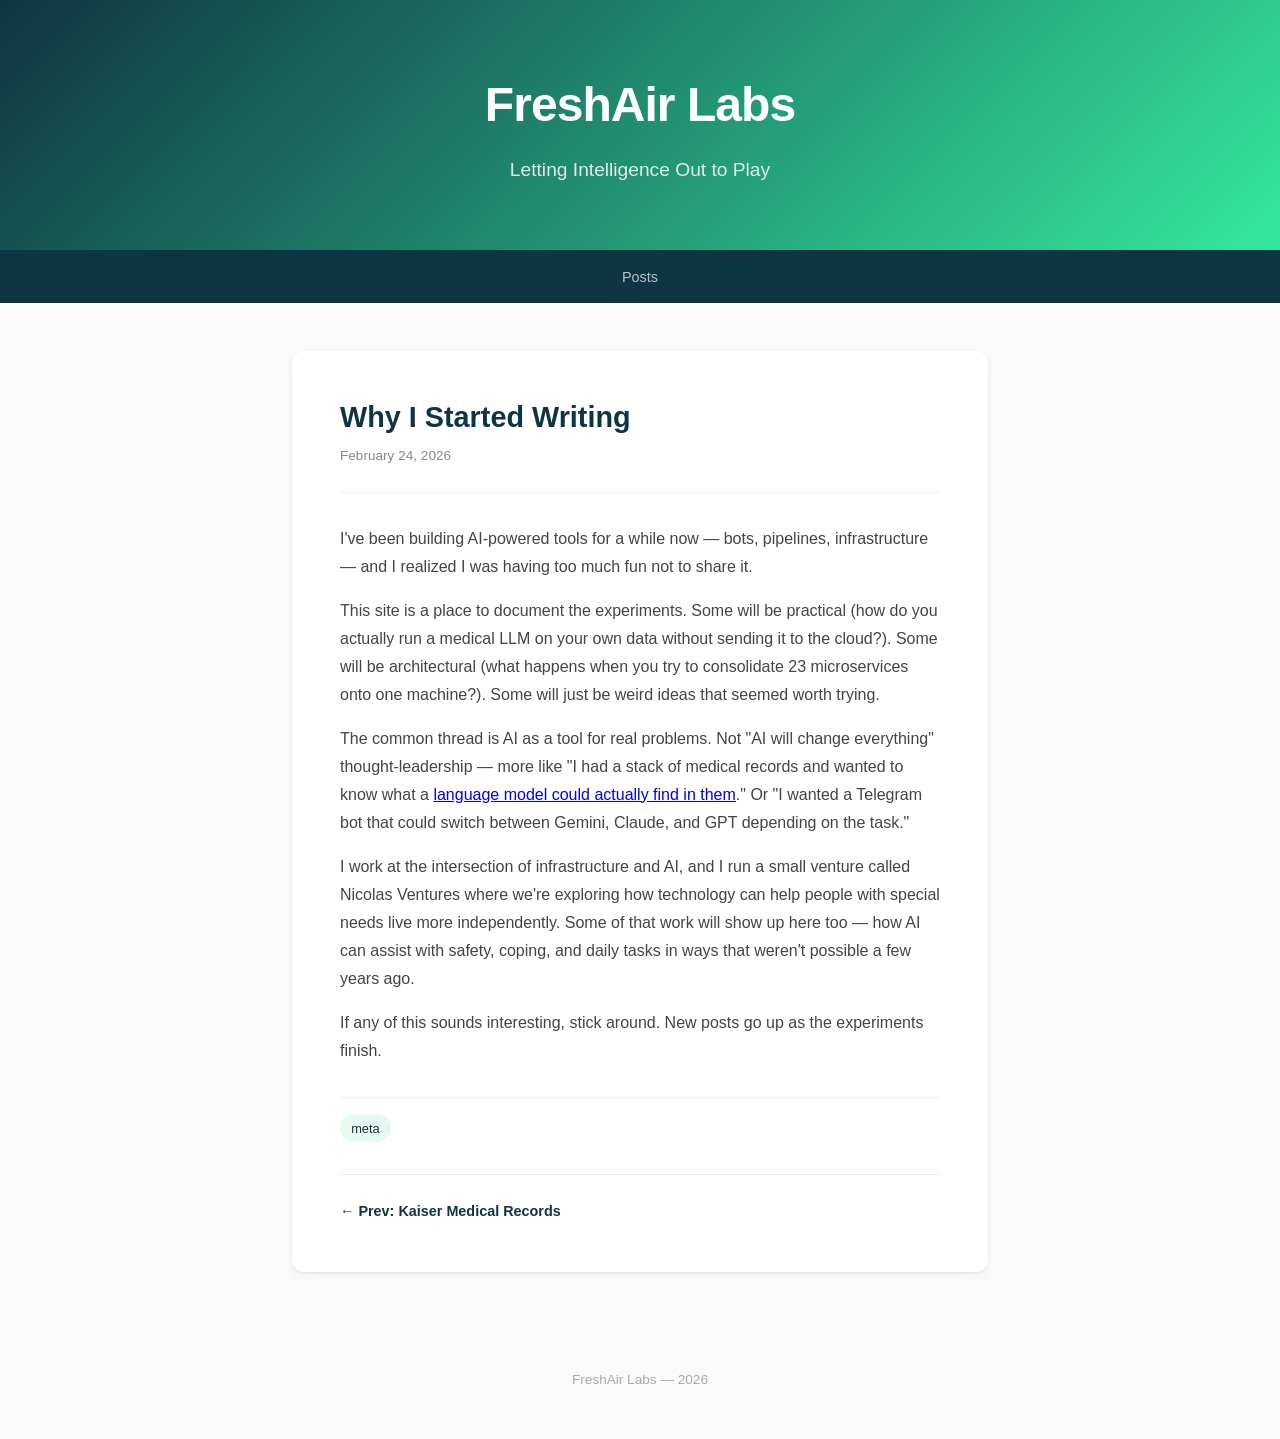
<file: posts/why-i-started-writing.html>
<!DOCTYPE html>
<html lang="en">
<head>
    <meta charset="UTF-8">
    <meta name="viewport" content="width=device-width, initial-scale=1.0">
    <title>Why I Started Writing — FreshAir Labs</title>
    <meta name="description" content="AI as a tool for real problems — not thought-leadership, just experiments worth sharing.">
    <meta property="og:title" content="Why I Started Writing">
    <meta property="og:description" content="AI as a tool for real problems — not thought-leadership, just experiments worth sharing.">
    <meta property="og:type" content="article">
    <meta property="og:url" content="https://freshairlabs.com/posts/why-i-started-writing">
    <meta property="article:published_time" content="2026-02-24">
    <meta name="twitter:card" content="summary">
    <link rel="canonical" href="https://freshairlabs.com/posts/why-i-started-writing">
    <link rel="stylesheet" href="/style.css">
</head>
<body>
    <header>
        <h1><a href="/">FreshAir Labs</a></h1>
        <p>Letting Intelligence Out to Play</p>
    </header>

    <nav>
        <a href="/">Posts</a>
    </nav>

    <main>
        <article class="post">
            <h1>Why I Started Writing</h1>
            <div class="post-meta">
                <time datetime="2026-02-24">February 24, 2026</time>
            </div>

            <p>I've been building AI-powered tools for a while now — bots, pipelines, infrastructure — and I realized I was having too much fun not to share it.</p>

            <p>This site is a place to document the experiments. Some will be practical (how do you actually run a medical LLM on your own data without sending it to the cloud?). Some will be architectural (what happens when you try to consolidate 23 microservices onto one machine?). Some will just be weird ideas that seemed worth trying.</p>

            <p>The common thread is AI as a tool for real problems. Not "AI will change everything" thought-leadership — more like "I had a stack of medical records and wanted to know what a <a href="/posts/llm-on-kaiser-medical-records">language model could actually find in them</a>." Or "I wanted a Telegram bot that could switch between Gemini, Claude, and GPT depending on the task."</p>

            <p>I work at the intersection of infrastructure and AI, and I run a small venture called Nicolas Ventures where we're exploring how technology can help people with special needs live more independently. Some of that work will show up here too — how AI can assist with safety, coping, and daily tasks in ways that weren't possible a few years ago.</p>

            <p>If any of this sounds interesting, stick around. New posts go up as the experiments finish.</p>

            <div class="tags">
                <span class="tag">meta</span>
            </div>

            <div class="post-nav">
                <a href="/posts/llm-on-kaiser-medical-records">&larr; Prev: Kaiser Medical Records</a>
                <span></span>
            </div>
        </article>
    </main>

    <footer>
        FreshAir Labs &mdash; 2026
    </footer>
</body>
</html>
</file>
<file: style.css>
* { margin: 0; padding: 0; box-sizing: border-box; }

body {
    font-family: -apple-system, BlinkMacSystemFont, 'Segoe UI', Roboto, sans-serif;
    color: #1a1a2e;
    background: #fafafa;
    line-height: 1.7;
}

header {
    background: linear-gradient(135deg, #0f3443 0%, #34e89e 100%);
    color: white;
    padding: 4rem 2rem;
    text-align: center;
}

header h1 {
    font-size: 3rem;
    font-weight: 700;
    letter-spacing: -0.02em;
    margin-bottom: 0.5rem;
}

header h1 a {
    color: white;
    text-decoration: none;
}

header p {
    font-size: 1.2rem;
    opacity: 0.85;
    max-width: 600px;
    margin: 0 auto;
}

nav {
    background: #0f3443;
    padding: 0.8rem 2rem;
    text-align: center;
    position: sticky;
    top: 0;
    z-index: 10;
}

nav a {
    color: rgba(255,255,255,0.7);
    text-decoration: none;
    margin: 0 1rem;
    font-size: 0.9rem;
    transition: color 0.2s;
}

nav a:hover, nav a.active {
    color: #34e89e;
}

main {
    max-width: 760px;
    margin: 0 auto;
    padding: 3rem 2rem;
}

/* Index page cards */
.entries {
    display: flex;
    flex-direction: column;
    gap: 2.5rem;
}

.entry-card {
    background: white;
    border-radius: 12px;
    padding: 2rem;
    box-shadow: 0 1px 3px rgba(0,0,0,0.08), 0 4px 12px rgba(0,0,0,0.04);
    border-left: 4px solid #34e89e;
    transition: transform 0.2s;
}

.entry-card:hover {
    transform: translateY(-2px);
}

.entry-card a {
    text-decoration: none;
    color: inherit;
}

.entry-card h2 {
    font-size: 1.4rem;
    font-weight: 700;
    color: #0f3443;
    margin-bottom: 0.5rem;
    line-height: 1.3;
}

.entry-card .preview {
    color: #666;
    font-size: 0.95rem;
    margin-bottom: 0.75rem;
}

.entry-card time {
    font-size: 0.85rem;
    color: #888;
}

.entry-card .read-more {
    color: #34e89e;
    font-weight: 600;
    font-size: 0.9rem;
}

/* Post page */
article.post {
    background: white;
    border-radius: 12px;
    padding: 3rem;
    box-shadow: 0 1px 3px rgba(0,0,0,0.08), 0 4px 12px rgba(0,0,0,0.04);
}

article.post h1 {
    font-size: 1.8rem;
    font-weight: 700;
    color: #0f3443;
    line-height: 1.3;
    margin-bottom: 0.5rem;
}

article.post .post-meta {
    font-size: 0.85rem;
    color: #888;
    margin-bottom: 2rem;
    padding-bottom: 1.5rem;
    border-bottom: 1px solid #f0f0f0;
}

article.post hr {
    border: none;
    border-top: 1px solid #e0e0e0;
    margin: 2.5rem 0;
}

article.post h2 {
    font-size: 1.3rem;
    font-weight: 700;
    margin: 2rem 0 0.75rem;
    color: #0f3443;
}

article.post h3 {
    font-size: 1.1rem;
    font-weight: 600;
    margin: 1.75rem 0 0.5rem;
    color: #0f3443;
}

article.post p {
    color: #444;
    font-size: 1rem;
    margin-bottom: 1rem;
    line-height: 1.75;
}

article.post ul {
    margin: 0.75rem 0 1.25rem 1.5rem;
    color: #444;
}

article.post li {
    margin-bottom: 0.5rem;
    line-height: 1.65;
}

article.post blockquote {
    border-left: 3px solid #34e89e;
    margin: 1.5rem 0;
    padding: 0.75rem 1.25rem;
    background: #f8fdfb;
    color: #333;
    font-style: italic;
}

.tags {
    margin-top: 2rem;
    padding-top: 1rem;
    border-top: 1px solid #f0f0f0;
}

.tag {
    display: inline-block;
    background: #e8faf0;
    color: #0f3443;
    padding: 0.2rem 0.7rem;
    border-radius: 20px;
    font-size: 0.8rem;
    margin-right: 0.4rem;
}

.post-nav {
    margin-top: 2rem;
    padding-top: 1.5rem;
    border-top: 1px solid #eee;
    display: flex;
    justify-content: space-between;
    font-size: 0.9rem;
}

.post-nav a {
    color: #0f3443;
    text-decoration: none;
    font-weight: 600;
}

.post-nav a:hover {
    color: #34e89e;
}

footer {
    text-align: center;
    padding: 3rem 2rem;
    color: #aaa;
    font-size: 0.85rem;
}

@media (max-width: 600px) {
    header { padding: 3rem 1.5rem; }
    header h1 { font-size: 2.2rem; }
    main { padding: 2rem 1rem; }
    article.post { padding: 1.5rem; }
}
</file>
